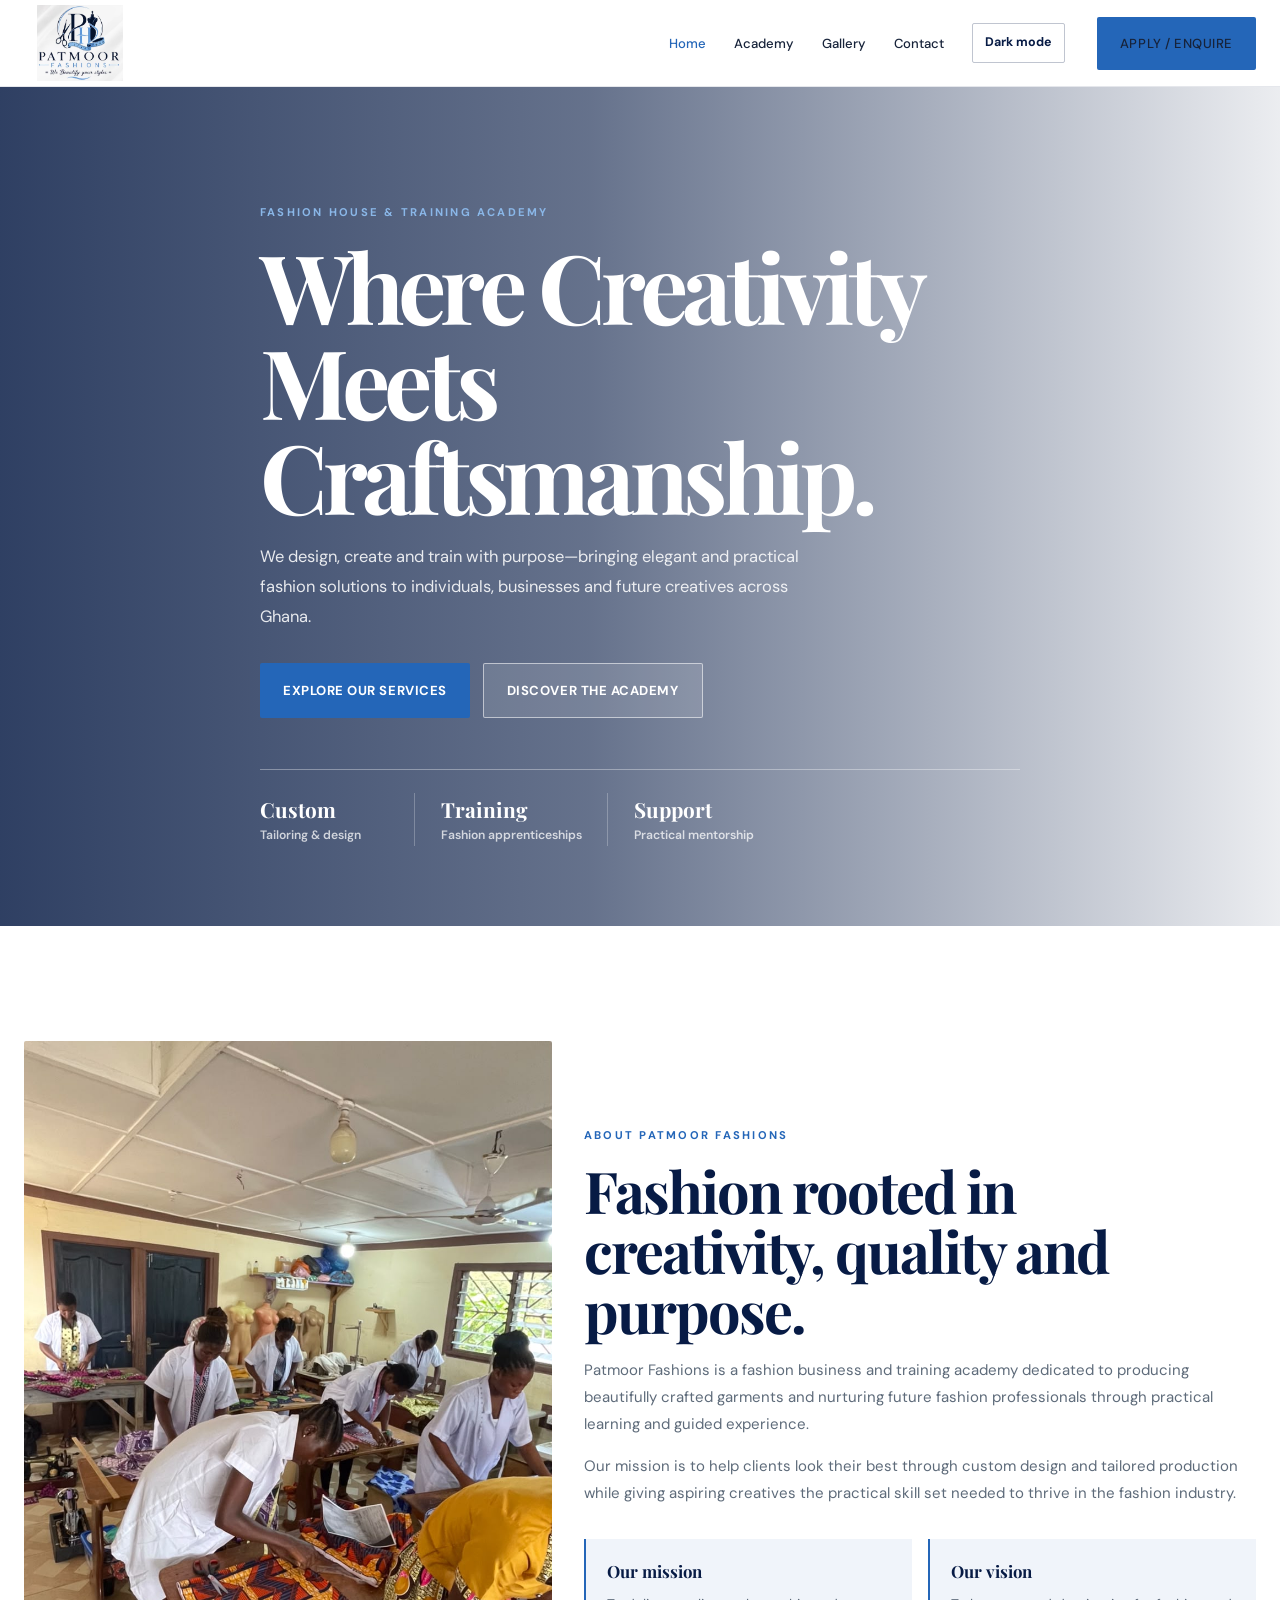
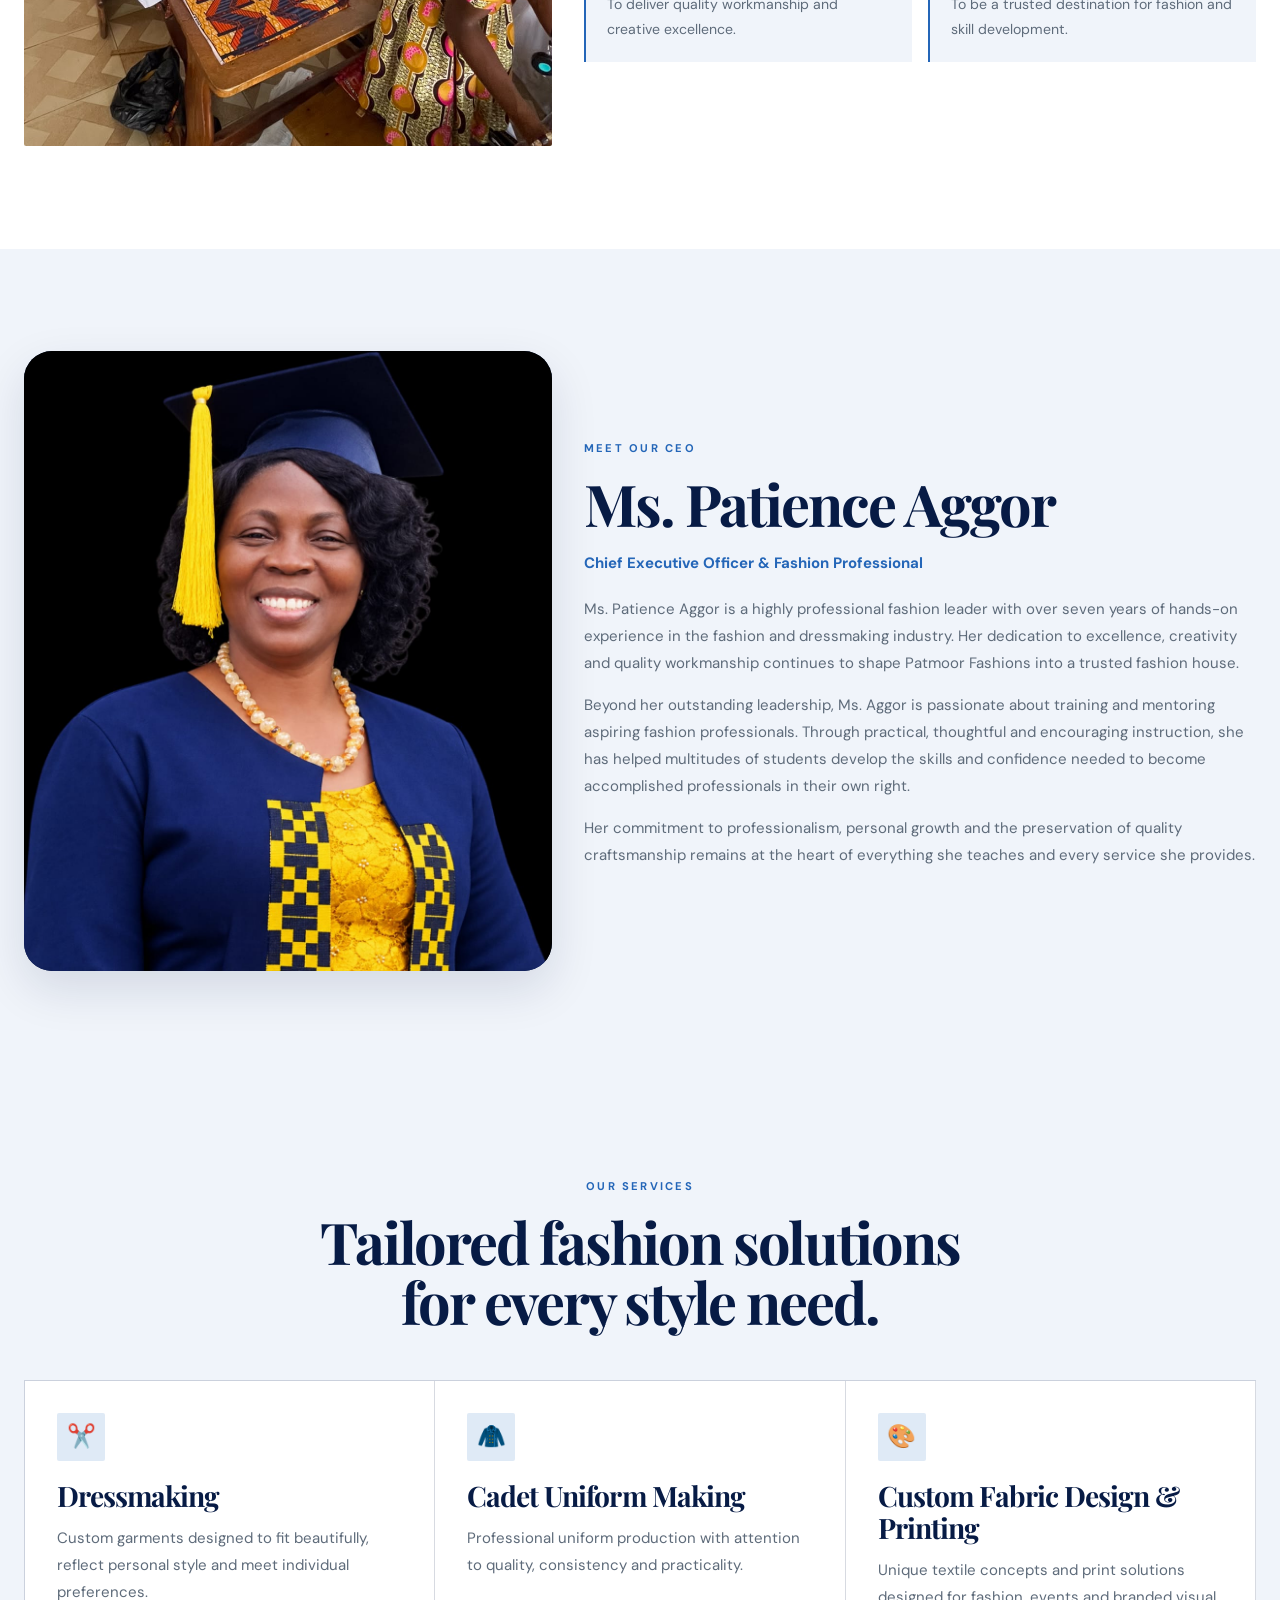
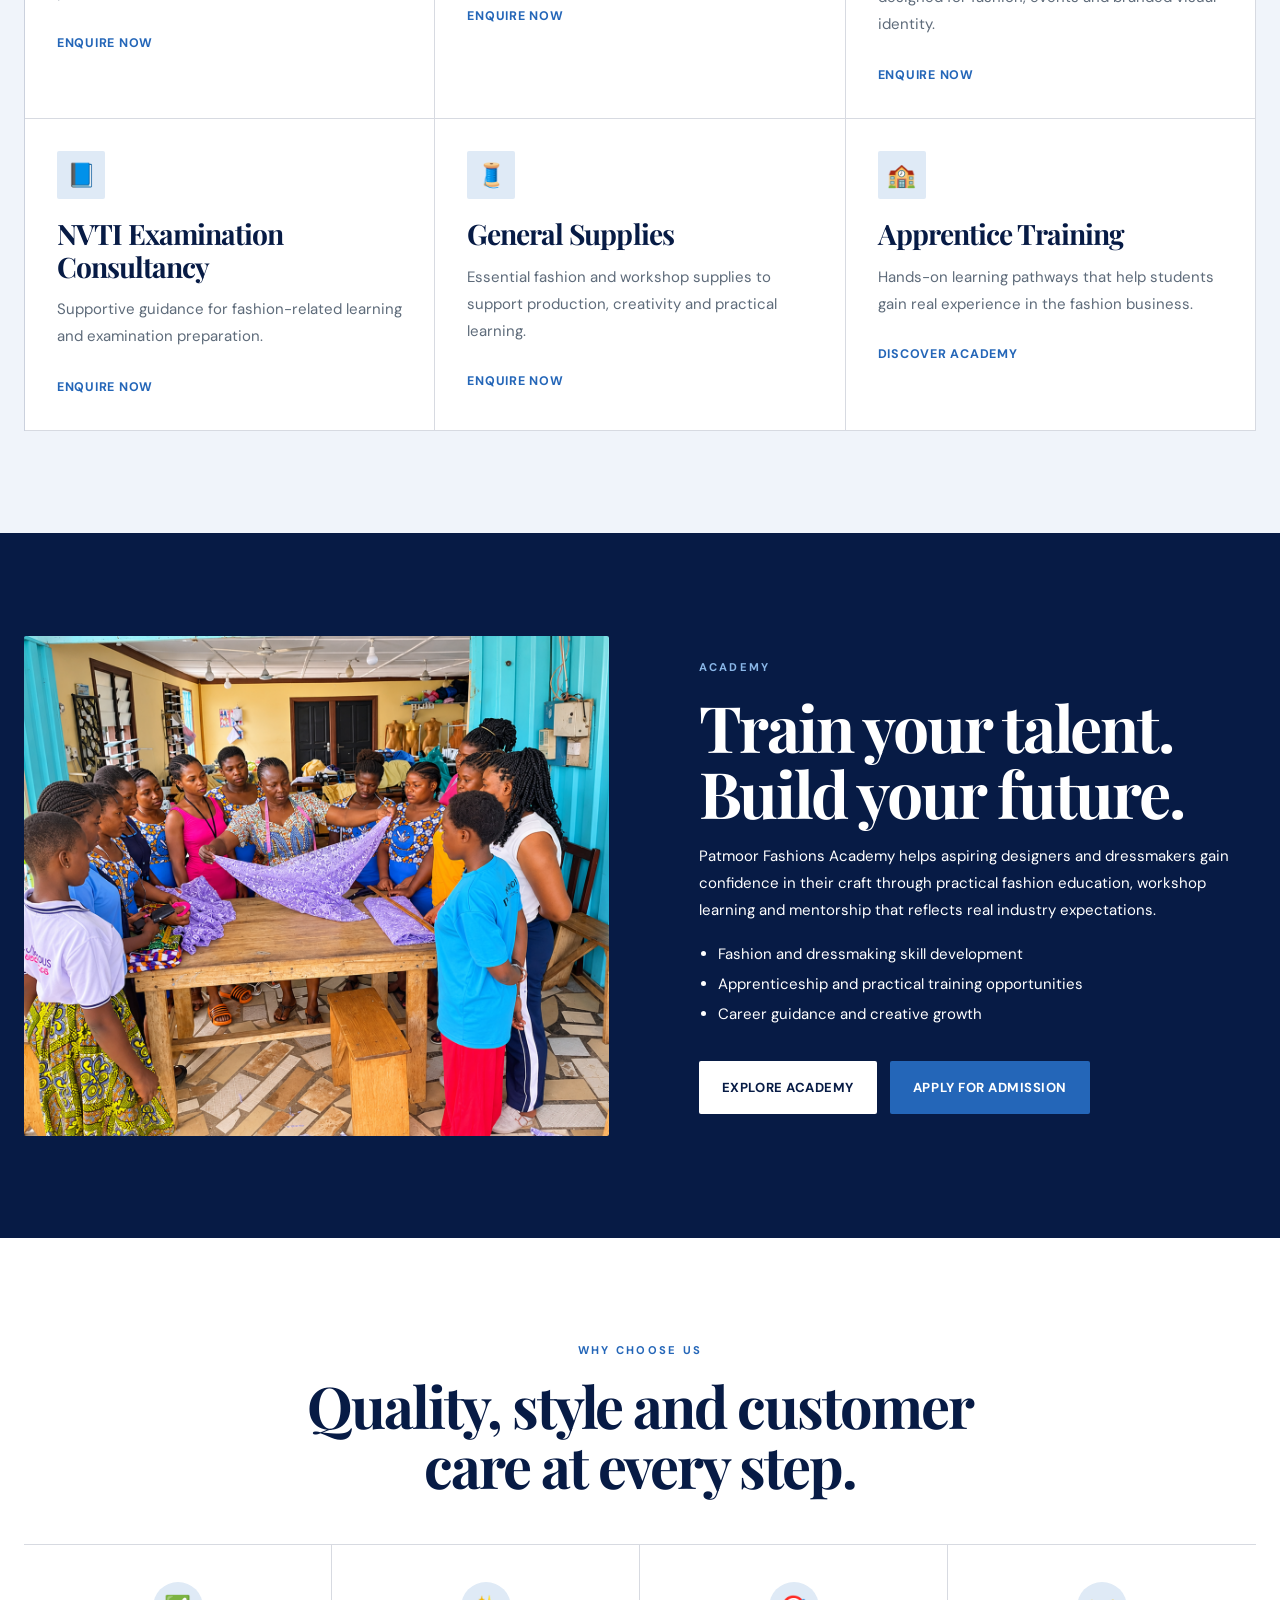
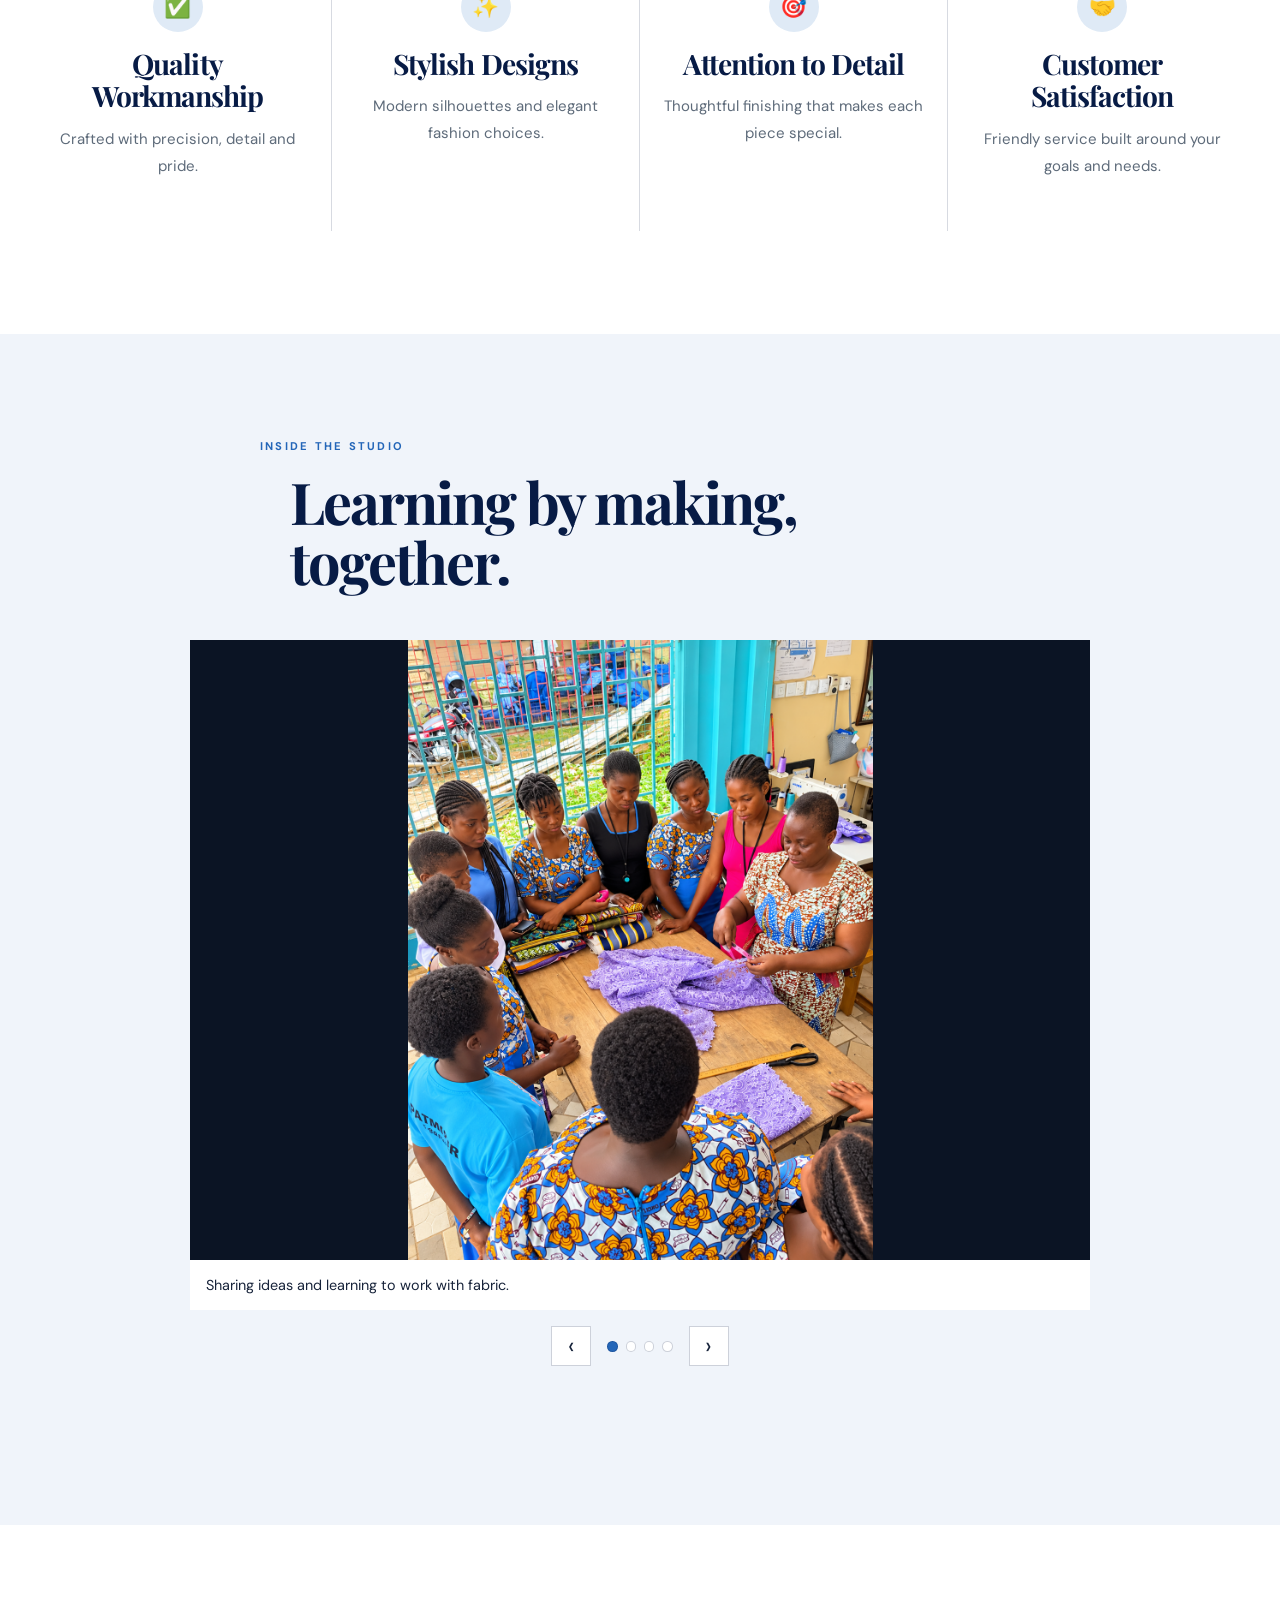
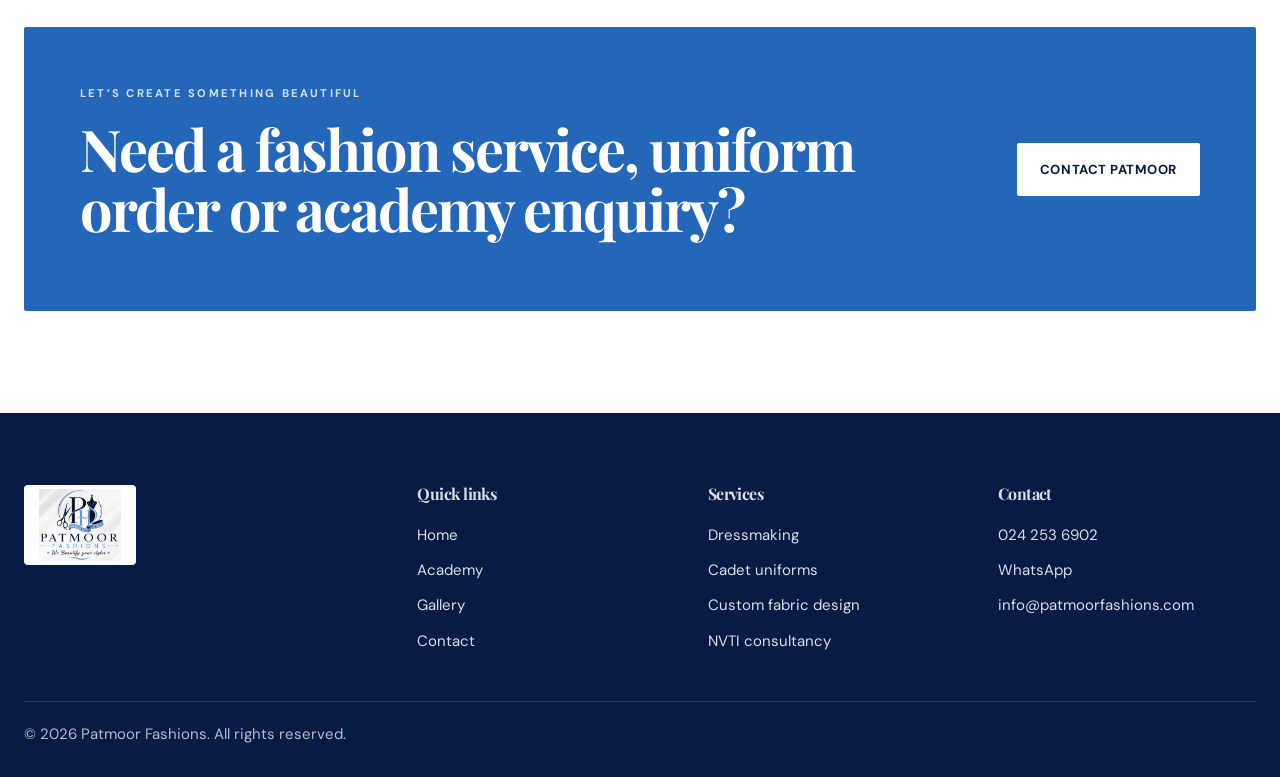
<file: patmoor fashion institute/index.html>
<!DOCTYPE html>
<html lang="en">
  <head>
    <meta charset="UTF-8" />
    <meta name="viewport" content="width=device-width, initial-scale=1.0" />
    <meta
      name="description"
      content="Patmoor Fashions is a modern fashion house and training academy offering dressmaking, custom fabric design and practical fashion education in Ghana."
    />
    <title>Patmoor Fashions | Fashion House & Training Academy</title>
    <link rel="preconnect" href="https://fonts.googleapis.com" />
    <link rel="preconnect" href="https://fonts.gstatic.com" crossorigin />
    <link
      href="https://fonts.googleapis.com/css2?family=DM+Sans:wght@400;500;700&family=Playfair+Display:wght@600;700;800&display=swap"
      rel="stylesheet"
    />
    <script>
      const savedTheme = localStorage.getItem("patmoor-theme");
      if (savedTheme === "dark" || savedTheme === "light") {
        document.documentElement.dataset.theme = savedTheme;
      }
    </script>
    <link rel="icon" type="image/png" href="patmoor_fashions_logo1.png" />
    <link rel="stylesheet" href="css/style.css" />
  </head>
  <body>
    <header class="site-header">
      <div class="container nav-wrap">
        <a class="brand" href="index.html" aria-label="Patmoor Fashions home">
          <img class="brand-logo" src="patmoor_fashions_logo1.png" alt="Patmoor Fashions — We Beautify Your Styles." />
        </a>

        <button class="nav-toggle" type="button" aria-label="Toggle navigation" aria-expanded="false">
          <span></span>
          <span></span>
          <span></span>
        </button>

        <nav class="site-nav" aria-label="Main navigation">
          <a href="index.html" class="active">Home</a>
          <a href="academy.html">Academy</a>
          <a href="gallery.html">Gallery</a>
          <a href="contact.html">Contact</a>
          <button class="theme-toggle" type="button" aria-pressed="false">Dark mode</button>
          <a class="btn btn-primary nav-cta" href="academy.html#admissions">Apply / Enquire</a>
        </nav>
      </div>
    </header>

    <main>
      <section class="hero">
        <div class="container hero-content">
          <span class="eyebrow">Fashion House &amp; Training Academy</span>
          <h1>Where Creativity Meets Craftsmanship.</h1>
          <p>
            We design, create and train with purpose—bringing elegant and practical fashion solutions to individuals, businesses and future
            creatives across Ghana.
          </p>
          <div class="hero-actions">
            <a class="btn btn-primary" href="#services">Explore Our Services</a>
            <a class="btn btn-secondary" href="academy.html">Discover the Academy</a>
          </div>

          <ul class="hero-stats">
            <li><strong>Custom</strong> Tailoring &amp; design</li>
            <li><strong>Training</strong> Fashion apprenticeships</li>
            <li><strong>Support</strong> Practical mentorship</li>
          </ul>
        </div>
      </section>

      <section class="section about-section">
        <div class="container two-column">
          <div class="about-photo">
            <img
              src="image 1.jpeg"
              alt="Students working with colourful fabric in the Patmoor Fashions workshop"
            />
          </div>

          <div>
            <p class="section-tag">About Patmoor Fashions</p>
            <h2>Fashion rooted in creativity, quality and purpose.</h2>
            <p>
              Patmoor Fashions is a fashion business and training academy dedicated to producing beautifully crafted garments and nurturing
              future fashion professionals through practical learning and guided experience.
            </p>
            <p>
              Our mission is to help clients look their best through custom design and tailored production while giving aspiring creatives the
              practical skill set needed to thrive in the fashion industry.
            </p>

            <div class="about-points">
              <div class="point">
                <strong>Our mission</strong>
                <p>To deliver quality workmanship and creative excellence.</p>
              </div>
              <div class="point">
                <strong>Our vision</strong>
                <p>To be a trusted destination for fashion and skill development.</p>
              </div>
            </div>
          </div>
        </div>
      </section>

      <section class="section section-soft ceo-section" id="ceo">
        <div class="container two-column">
          <div class="ceo-photo">
            <img
              src="CEO 1.jpeg"
              alt="Ms. Patience Aggor, Chief Executive Officer of Patmoor Fashions"
            />
          </div>

          <div class="ceo-content">
            <p class="section-tag">Meet our CEO</p>
            <h2>Ms. Patience Aggor</h2>
            <p class="ceo-role">Chief Executive Officer &amp; Fashion Professional</p>
            <p>
              Ms. Patience Aggor is a highly professional fashion leader with over seven years of hands-on
              experience in the fashion and dressmaking industry. Her dedication to excellence, creativity
              and quality workmanship continues to shape Patmoor Fashions into a trusted fashion house.
            </p>
            <p>
              Beyond her outstanding leadership, Ms. Aggor is passionate about training and mentoring aspiring
              fashion professionals. Through practical, thoughtful and encouraging instruction, she has helped
              multitudes of students develop the skills and confidence needed to become accomplished professionals
              in their own right.
            </p>
            <p>
              Her commitment to professionalism, personal growth and the preservation of quality craftsmanship
              remains at the heart of everything she teaches and every service she provides.
            </p>
          </div>
        </div>
      </section>

      <section class="section section-soft" id="services">
        <div class="container">
          <div class="section-heading center">
            <p class="section-tag">Our services</p>
            <h2>Tailored fashion solutions for every style need.</h2>
          </div>

          <div class="services-grid">
            <article class="service-card">
              <div class="icon-box">✂️</div>
              <h3>Dressmaking</h3>
              <p>Custom garments designed to fit beautifully, reflect personal style and meet individual preferences.</p>
              <a href="contact.html" class="meta-link">Enquire now</a>
            </article>

            <article class="service-card">
              <div class="icon-box">🧥</div>
              <h3>Cadet Uniform Making</h3>
              <p>Professional uniform production with attention to quality, consistency and practicality.</p>
              <a href="contact.html" class="meta-link">Enquire now</a>
            </article>

            <article class="service-card">
              <div class="icon-box">🎨</div>
              <h3>Custom Fabric Design &amp; Printing</h3>
              <p>Unique textile concepts and print solutions designed for fashion, events and branded visual identity.</p>
              <a href="contact.html" class="meta-link">Enquire now</a>
            </article>

            <article class="service-card">
              <div class="icon-box">📘</div>
              <h3>NVTI Examination Consultancy</h3>
              <p>Supportive guidance for fashion-related learning and examination preparation.</p>
              <a href="contact.html" class="meta-link">Enquire now</a>
            </article>

            <article class="service-card">
              <div class="icon-box">🧵</div>
              <h3>General Supplies</h3>
              <p>Essential fashion and workshop supplies to support production, creativity and practical learning.</p>
              <a href="contact.html" class="meta-link">Enquire now</a>
            </article>

            <article class="service-card">
              <div class="icon-box">🏫</div>
              <h3>Apprentice Training</h3>
              <p>Hands-on learning pathways that help students gain real experience in the fashion business.</p>
              <a href="academy.html" class="meta-link">Discover academy</a>
            </article>
          </div>
        </div>
      </section>

      <section class="section academy-promo">
        <div class="container promo-grid">
          <div class="promo-image">
            <img
              src="image 2.png"
              alt="A fashion instructor guiding students as they examine fabric"
            />
          </div>

          <div>
            <p class="section-tag">Academy</p>
            <h2>Train your talent. Build your future.</h2>
            <p>
              Patmoor Fashions Academy helps aspiring designers and dressmakers gain confidence in their craft through practical fashion education,
              workshop learning and mentorship that reflects real industry expectations.
            </p>
            <ul>
              <li>Fashion and dressmaking skill development</li>
              <li>Apprenticeship and practical training opportunities</li>
              <li>Career guidance and creative growth</li>
            </ul>
            <div class="hero-actions">
              <a class="btn btn-light" href="academy.html">Explore Academy</a>
              <a class="btn btn-primary" href="academy.html#admissions">Apply for Admission</a>
            </div>
          </div>
        </div>
      </section>

      <section class="section">
        <div class="container">
          <div class="section-heading center">
            <p class="section-tag">Why choose us</p>
            <h2>Quality, style and customer care at every step.</h2>
          </div>

          <div class="reason-grid">
            <article class="reason-card">
              <div class="reason-icon">✅</div>
              <h3>Quality Workmanship</h3>
              <p>Crafted with precision, detail and pride.</p>
            </article>

            <article class="reason-card">
              <div class="reason-icon">✨</div>
              <h3>Stylish Designs</h3>
              <p>Modern silhouettes and elegant fashion choices.</p>
            </article>

            <article class="reason-card">
              <div class="reason-icon">🎯</div>
              <h3>Attention to Detail</h3>
              <p>Thoughtful finishing that makes each piece special.</p>
            </article>

            <article class="reason-card">
              <div class="reason-icon">🤝</div>
              <h3>Customer Satisfaction</h3>
              <p>Friendly service built around your goals and needs.</p>
            </article>
          </div>
        </div>
      </section>

      <section class="section section-soft studio-showcase">
        <div class="container">
          <div class="section-heading">
            <p class="section-tag">Inside the studio</p>
            <h2>Learning by making, together.</h2>
          </div>
          <div class="media-carousel" data-carousel aria-label="Patmoor Fashions studio photos">
            <div class="carousel-viewport">
              <figure class="carousel-slide">
                <img src="image 3.png" alt="Students and instructor reviewing fabric together in the workshop" />
                <figcaption>Sharing ideas and learning to work with fabric.</figcaption>
              </figure>
              <figure class="carousel-slide" hidden>
                <img src="image 3.0.png" alt="Fashion students gathered around a worktable during a lesson" />
                <figcaption>Practical lessons around the worktable.</figcaption>
              </figure>
              <figure class="carousel-slide" hidden>
                <img src="image 4.jpeg" alt="Students cutting patterned fabric during a tailoring lesson" />
                <figcaption>Building confidence through hands-on practice.</figcaption>
              </figure>
              <figure class="carousel-slide" hidden>
                <img src="imaage 5.jpeg" alt="Student sewing a garment at a workshop sewing machine" />
                <figcaption>Developing garment-making skills at the machine.</figcaption>
              </figure>
            </div>
            <div class="carousel-controls">
              <button class="carousel-arrow" type="button" data-carousel-prev aria-label="Previous studio photo">‹</button>
              <div class="carousel-dots" data-carousel-dots aria-label="Choose a studio photo"></div>
              <button class="carousel-arrow" type="button" data-carousel-next aria-label="Next studio photo">›</button>
            </div>
          </div>
        </div>
      </section>

      <section class="section cta-strip">
        <div class="container cta-box">
          <div>
            <p class="section-tag light">Let’s create something beautiful</p>
            <h2>Need a fashion service, uniform order or academy enquiry?</h2>
          </div>
          <a class="btn btn-light" href="contact.html">Contact Patmoor</a>
        </div>
      </section>
    </main>

    <footer class="site-footer">
      <div class="container footer-grid">
        <div>
          <a class="brand footer-brand" href="index.html">
            <img class="brand-logo" src="patmoor_fashions_logo1.png" alt="Patmoor Fashions — We Beautify Your Styles." />
          </a>
        </div>
        <div>
          <h4>Quick links</h4>
          <ul>
            <li><a href="index.html">Home</a></li>
            <li><a href="academy.html">Academy</a></li>
            <li><a href="gallery.html">Gallery</a></li>
            <li><a href="contact.html">Contact</a></li>
          </ul>
        </div>
        <div>
          <h4>Services</h4>
          <ul>
            <li><a href="#services">Dressmaking</a></li>
            <li><a href="#services">Cadet uniforms</a></li>
            <li><a href="#services">Custom fabric design</a></li>
            <li><a href="#services">NVTI consultancy</a></li>
          </ul>
        </div>
        <div>
          <h4>Contact</h4>
          <ul>
            <li><a href="tel:+233242536902">024 253 6902</a></li>
            <li><a href="https://wa.me/233242536902" target="_blank" rel="noreferrer">WhatsApp</a></li>
            <li><a href="mailto:info@patmoorfashions.com">info@patmoorfashions.com</a></li>
          </ul>
        </div>
      </div>
      <div class="container footer-bottom">
        <p>© <span id="year"></span> Patmoor Fashions. All rights reserved.</p>
      </div>
    </footer>

    <script src="js/script.js"></script>
  </body>
</html>
</file>
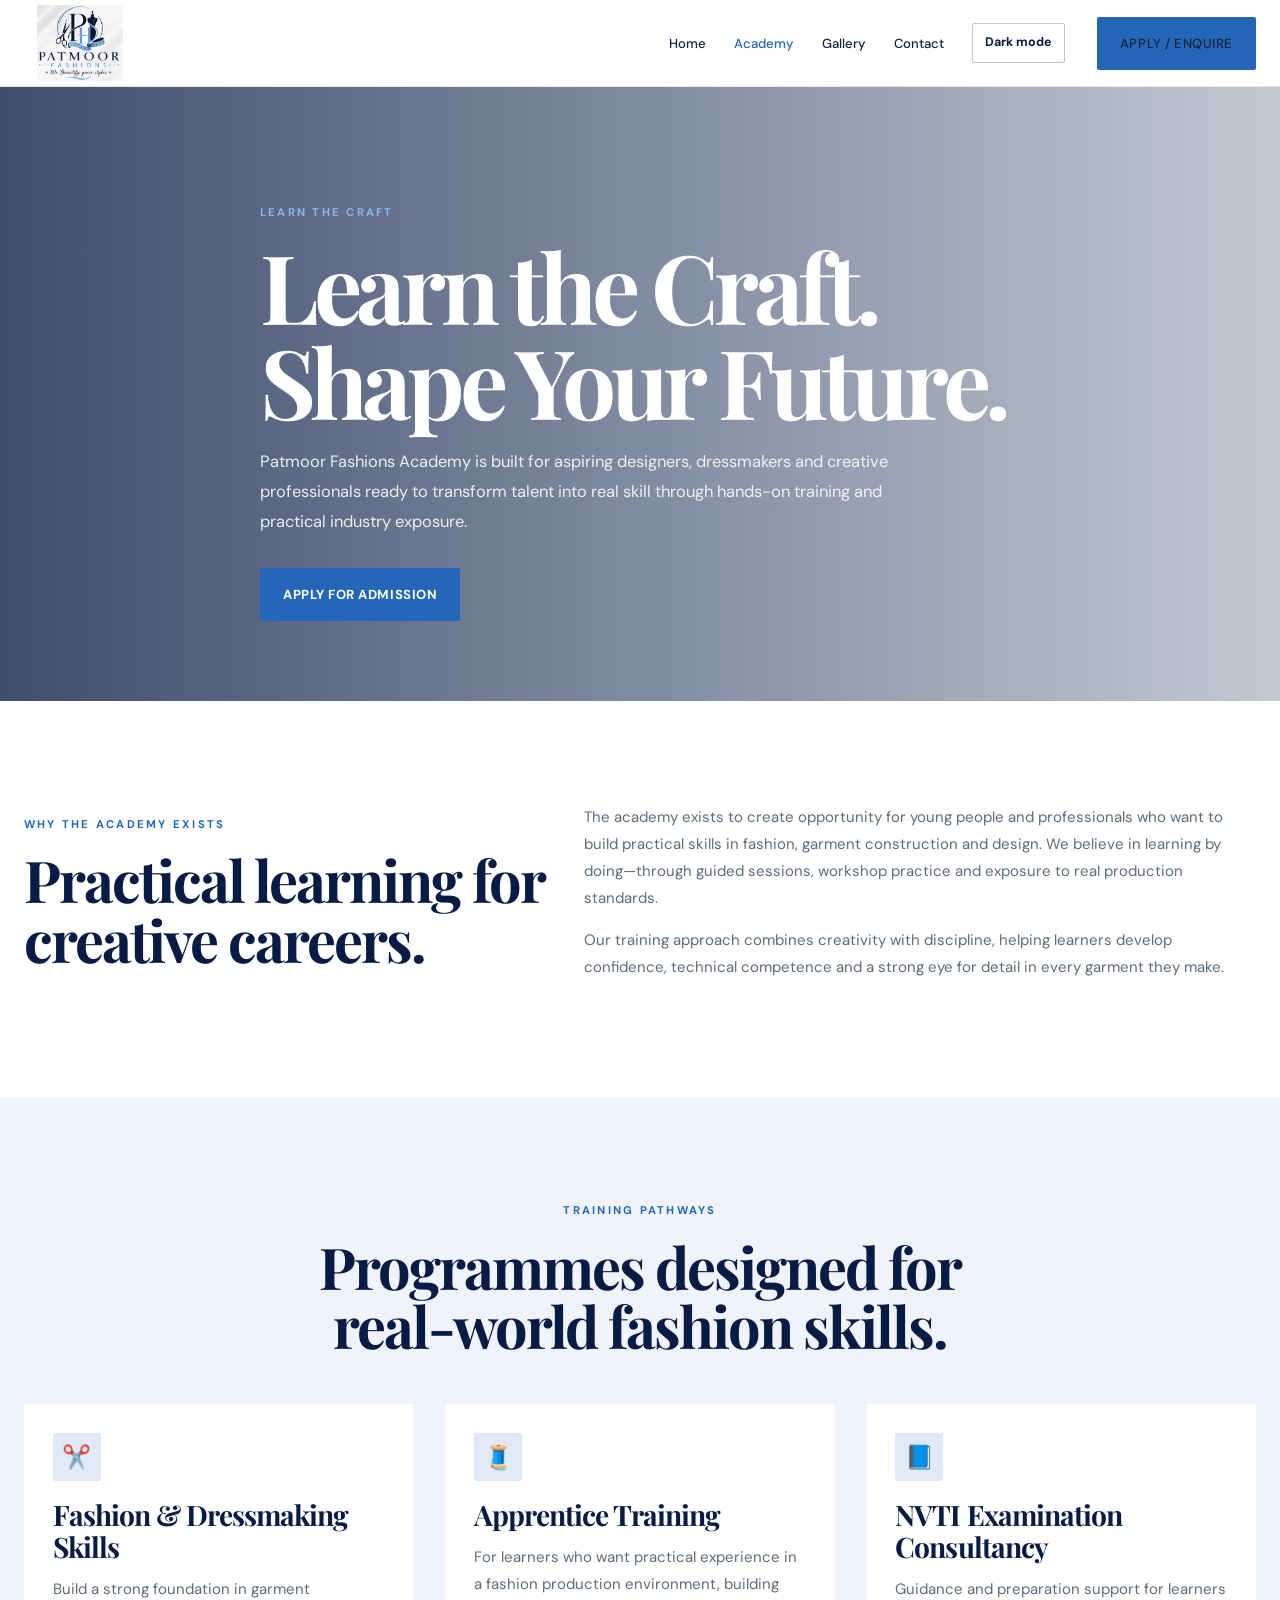
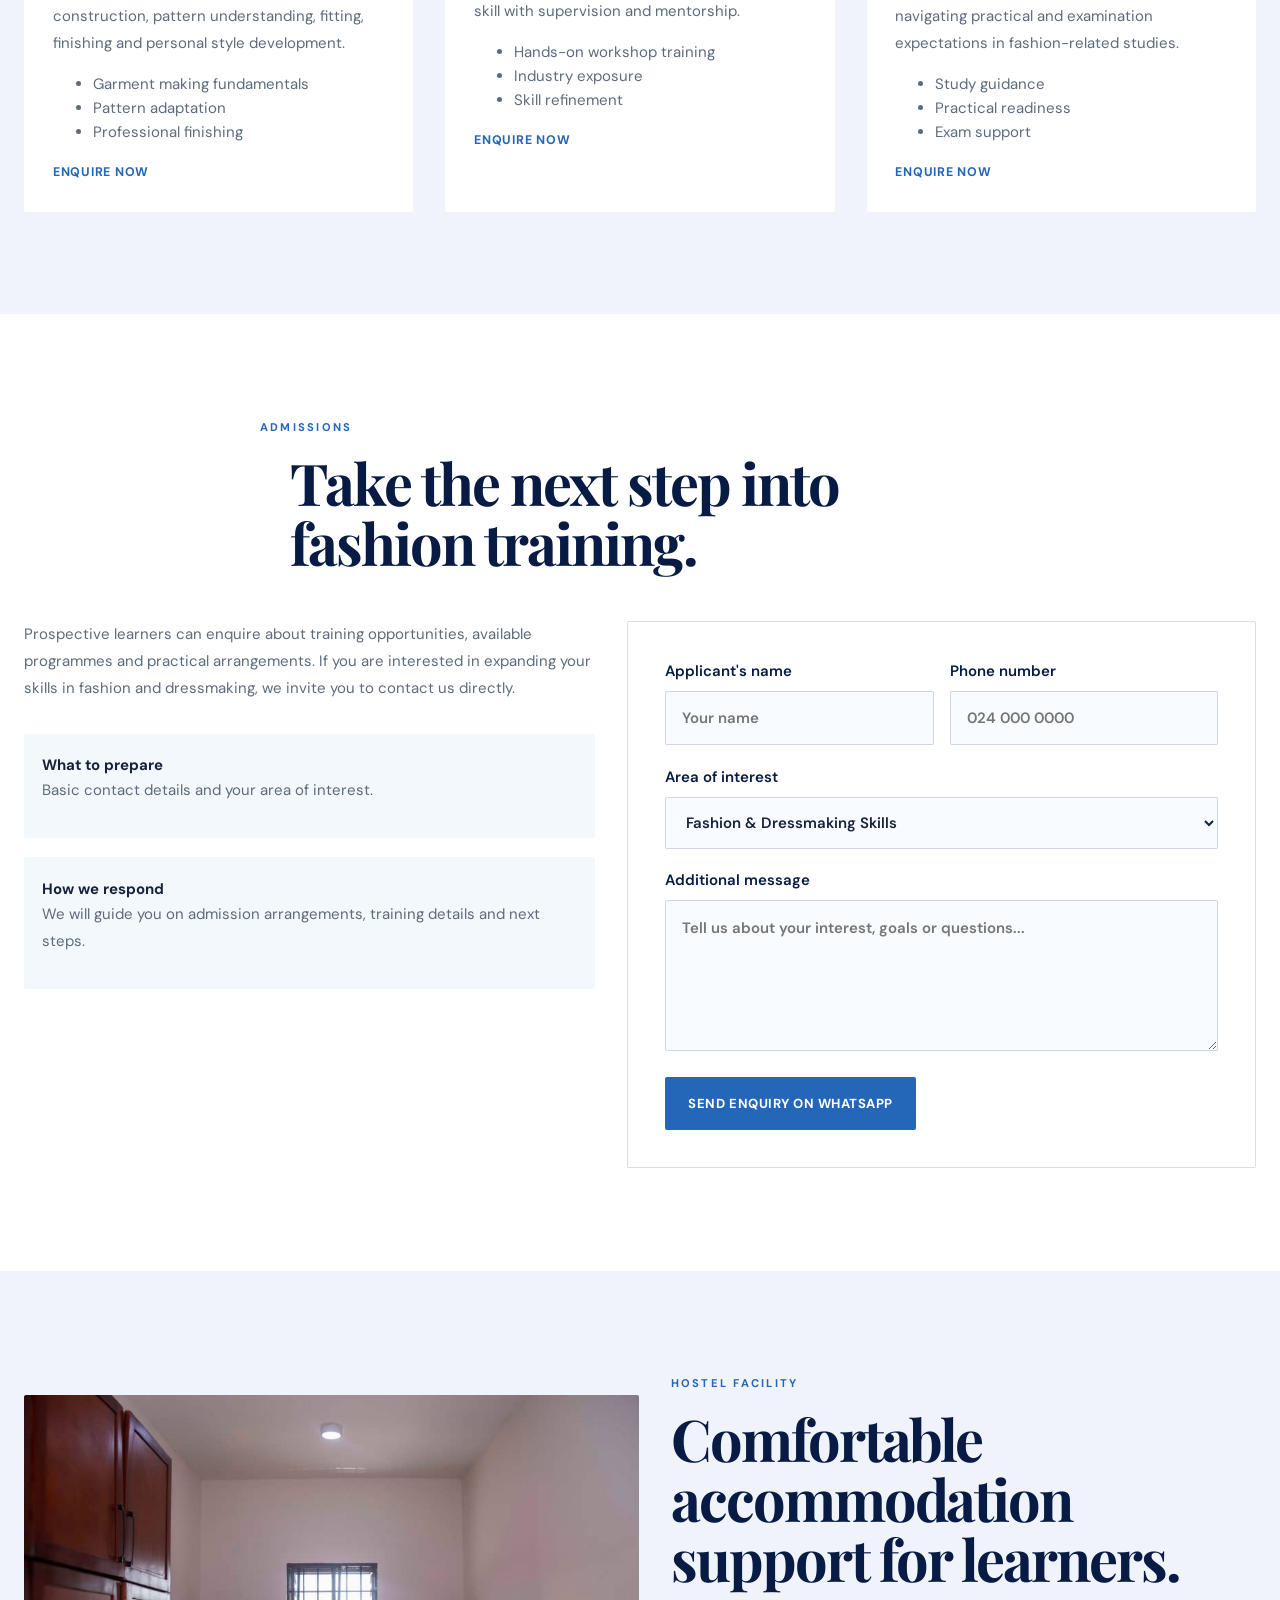
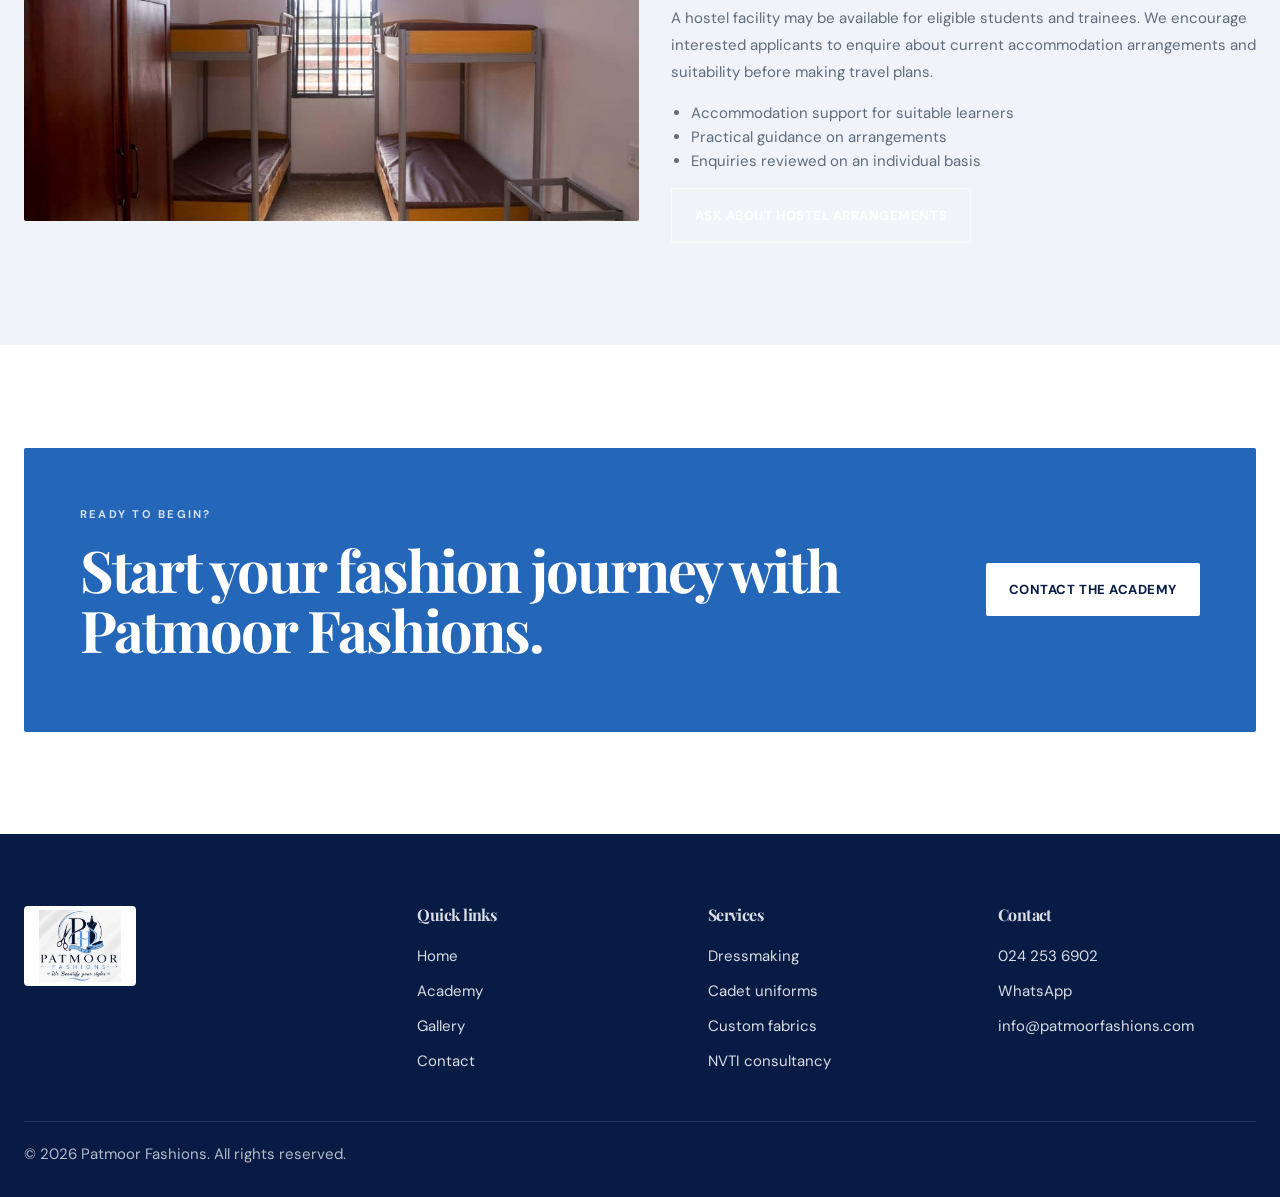
<file: patmoor fashion institute/academy.html>
<!DOCTYPE html>
<html lang="en">
  <head>
    <meta charset="UTF-8" />
    <meta name="viewport" content="width=device-width, initial-scale=1.0" />
    <meta
      name="description"
      content="Patmoor Fashions Academy offers practical fashion training, dressmaking skills, apprenticeship opportunities and NVTI guidance."
    />
    <title>Academy | Patmoor Fashions</title>
    <link rel="preconnect" href="https://fonts.googleapis.com" />
    <link rel="preconnect" href="https://fonts.gstatic.com" crossorigin />
    <link
      href="https://fonts.googleapis.com/css2?family=DM+Sans:wght@400;500;700&family=Playfair+Display:wght@600;700;800&display=swap"
      rel="stylesheet"
    />
    <script>
      const savedTheme = localStorage.getItem("patmoor-theme");
      if (savedTheme === "dark" || savedTheme === "light") {
        document.documentElement.dataset.theme = savedTheme;
      }
    </script>
    <link rel="icon" type="image/png" href="patmoor_fashions_logo1.png" />
    <link rel="stylesheet" href="css/style.css" />
  </head>
  <body>
    <header class="site-header">
      <div class="container nav-wrap">
        <a class="brand" href="index.html" aria-label="Patmoor Fashions home">
          <img class="brand-logo" src="patmoor_fashions_logo1.png" alt="Patmoor Fashions — We Beautify Your Styles." />
        </a>

        <button class="nav-toggle" type="button" aria-label="Toggle navigation" aria-expanded="false">
          <span></span>
          <span></span>
          <span></span>
        </button>

        <nav class="site-nav" aria-label="Main navigation">
          <a href="index.html">Home</a>
          <a href="academy.html" class="active">Academy</a>
          <a href="gallery.html">Gallery</a>
          <a href="contact.html">Contact</a>
          <button class="theme-toggle" type="button" aria-pressed="false">Dark mode</button>
          <a class="btn btn-primary nav-cta" href="#admissions">Apply / Enquire</a>
        </nav>
      </div>
    </header>

    <main>
      <section class="page-hero academy-hero">
        <div class="page-hero-overlay"></div>
        <div class="container hero-content">
          <span class="eyebrow">Learn the craft</span>
          <h1>Learn the Craft. Shape Your Future.</h1>
          <p>
            Patmoor Fashions Academy is built for aspiring designers, dressmakers and creative professionals ready to transform
            talent into real skill through hands-on training and practical industry exposure.
          </p>
          <div class="hero-actions">
            <a class="btn btn-primary" href="#admissions">Apply for Admission</a>
          </div>
        </div>
      </section>

      <section class="section intro-block">
        <div class="container two-column">
          <div>
            <p class="section-tag">Why the academy exists</p>
            <h2>Practical learning for creative careers.</h2>
          </div>
          <div>
            <p>
              The academy exists to create opportunity for young people and professionals who want to build practical skills in fashion,
              garment construction and design. We believe in learning by doing—through guided sessions, workshop practice and exposure to
              real production standards.
            </p>
            <p>
              Our training approach combines creativity with discipline, helping learners develop confidence, technical competence and a strong
              eye for detail in every garment they make.
            </p>
          </div>
        </div>
      </section>

      <section class="section section-soft">
        <div class="container">
          <div class="section-heading center">
            <p class="section-tag">Training pathways</p>
            <h2>Programmes designed for real-world fashion skills.</h2>
          </div>

          <div class="card-grid three-up">
            <article class="info-card">
              <div class="icon-wrap">✂️</div>
              <h3>Fashion & Dressmaking Skills</h3>
              <p>
                Build a strong foundation in garment construction, pattern understanding, fitting, finishing and personal style development.
              </p>
              <ul>
                <li>Garment making fundamentals</li>
                <li>Pattern adaptation</li>
                <li>Professional finishing</li>
              </ul>
              <a href="#admissions" class="text-link">Enquire now</a>
            </article>

            <article class="info-card">
              <div class="icon-wrap">🧵</div>
              <h3>Apprentice Training</h3>
              <p>
                For learners who want practical experience in a fashion production environment, building skill with supervision and mentorship.
              </p>
              <ul>
                <li>Hands-on workshop training</li>
                <li>Industry exposure</li>
                <li>Skill refinement</li>
              </ul>
              <a href="#admissions" class="text-link">Enquire now</a>
            </article>

            <article class="info-card">
              <div class="icon-wrap">📘</div>
              <h3>NVTI Examination Consultancy</h3>
              <p>
                Guidance and preparation support for learners navigating practical and examination expectations in fashion-related studies.
              </p>
              <ul>
                <li>Study guidance</li>
                <li>Practical readiness</li>
                <li>Exam support</li>
              </ul>
              <a href="#admissions" class="text-link">Enquire now</a>
            </article>
          </div>
        </div>
      </section>

      <section class="section">
        <div class="container">
          <div class="section-heading">
            <p class="section-tag">Admissions</p>
            <h2>Take the next step into fashion training.</h2>
          </div>

          <div class="admission-layout" id="admissions">
            <div class="admission-copy">
              <p>
                Prospective learners can enquire about training opportunities, available programmes and practical arrangements. If you are
                interested in expanding your skills in fashion and dressmaking, we invite you to contact us directly.
              </p>
              <div class="check-list">
                <div>
                  <strong>What to prepare</strong>
                  <p>Basic contact details and your area of interest.</p>
                </div>
                <div>
                  <strong>How we respond</strong>
                  <p>We will guide you on admission arrangements, training details and next steps.</p>
                </div>
              </div>
            </div>

            <form class="enquiry-form" data-whatsapp-form data-whatsapp-number="233242536902" data-title="Academy Admission Enquiry">
              <div class="field-row two-col">
                <label>
                  <span>Applicant's name</span>
                  <input type="text" name="name" placeholder="Your name" required />
                </label>
                <label>
                  <span>Phone number</span>
                  <input type="tel" name="phone" placeholder="024 000 0000" required />
                </label>
              </div>

              <label>
                <span>Area of interest</span>
                <select name="interest">
                  <option>Fashion & Dressmaking Skills</option>
                  <option>Apprentice Training</option>
                  <option>NVTI Examination Consultancy</option>
                  <option>General Enquiry</option>
                </select>
              </label>

              <label>
                <span>Additional message</span>
                <textarea name="message" rows="5" placeholder="Tell us about your interest, goals or questions..."></textarea>
              </label>

              <button type="submit" class="btn btn-primary">Send enquiry on WhatsApp</button>
            </form>
          </div>
        </div>
      </section>

      <section class="section section-soft hostel-section">
        <div class="container hostel-grid">
          <div class="hostel-image">
            <img
              src="hostel room 1.jpg"
              alt="Bunk beds in the student hostel"
            />
          </div>
          <div class="hostel-content">
            <p class="section-tag">Hostel facility</p>
            <h2>Comfortable accommodation support for learners.</h2>
            <p>
              A hostel facility may be available for eligible students and trainees. We encourage interested applicants to enquire about
              current accommodation arrangements and suitability before making travel plans.
            </p>
            <ul>
              <li>Accommodation support for suitable learners</li>
              <li>Practical guidance on arrangements</li>
              <li>Enquiries reviewed on an individual basis</li>
            </ul>
            <a class="btn btn-secondary" href="contact.html">Ask about hostel arrangements</a>
          </div>
        </div>
      </section>

      <section class="section cta-strip">
        <div class="container cta-box">
          <div>
            <p class="section-tag light">Ready to begin?</p>
            <h2>Start your fashion journey with Patmoor Fashions.</h2>
          </div>
          <a class="btn btn-light" href="contact.html">Contact the academy</a>
        </div>
      </section>
    </main>

    <footer class="site-footer">
      <div class="container footer-grid">
        <div>
          <a class="brand footer-brand" href="index.html">
            <img class="brand-logo" src="patmoor_fashions_logo1.png" alt="Patmoor Fashions — We Beautify Your Styles." />
          </a>
        </div>
        <div>
          <h4>Quick links</h4>
          <ul>
            <li><a href="index.html">Home</a></li>
            <li><a href="academy.html">Academy</a></li>
            <li><a href="gallery.html">Gallery</a></li>
            <li><a href="contact.html">Contact</a></li>
          </ul>
        </div>
        <div>
          <h4>Services</h4>
          <ul>
            <li><a href="index.html#services">Dressmaking</a></li>
            <li><a href="index.html#services">Cadet uniforms</a></li>
            <li><a href="index.html#services">Custom fabrics</a></li>
            <li><a href="index.html#services">NVTI consultancy</a></li>
          </ul>
        </div>
        <div>
          <h4>Contact</h4>
          <ul>
            <li><a href="tel:+233242536902">024 253 6902</a></li>
            <li><a href="https://wa.me/233242536902" target="_blank" rel="noreferrer">WhatsApp</a></li>
            <li><a href="mailto:info@patmoorfashions.com">info@patmoorfashions.com</a></li>
          </ul>
        </div>
      </div>
      <div class="container footer-bottom">
        <p>© <span id="year"></span> Patmoor Fashions. All rights reserved.</p>
      </div>
    </footer>

    <script src="js/script.js"></script>
  </body>
</html>
</file>
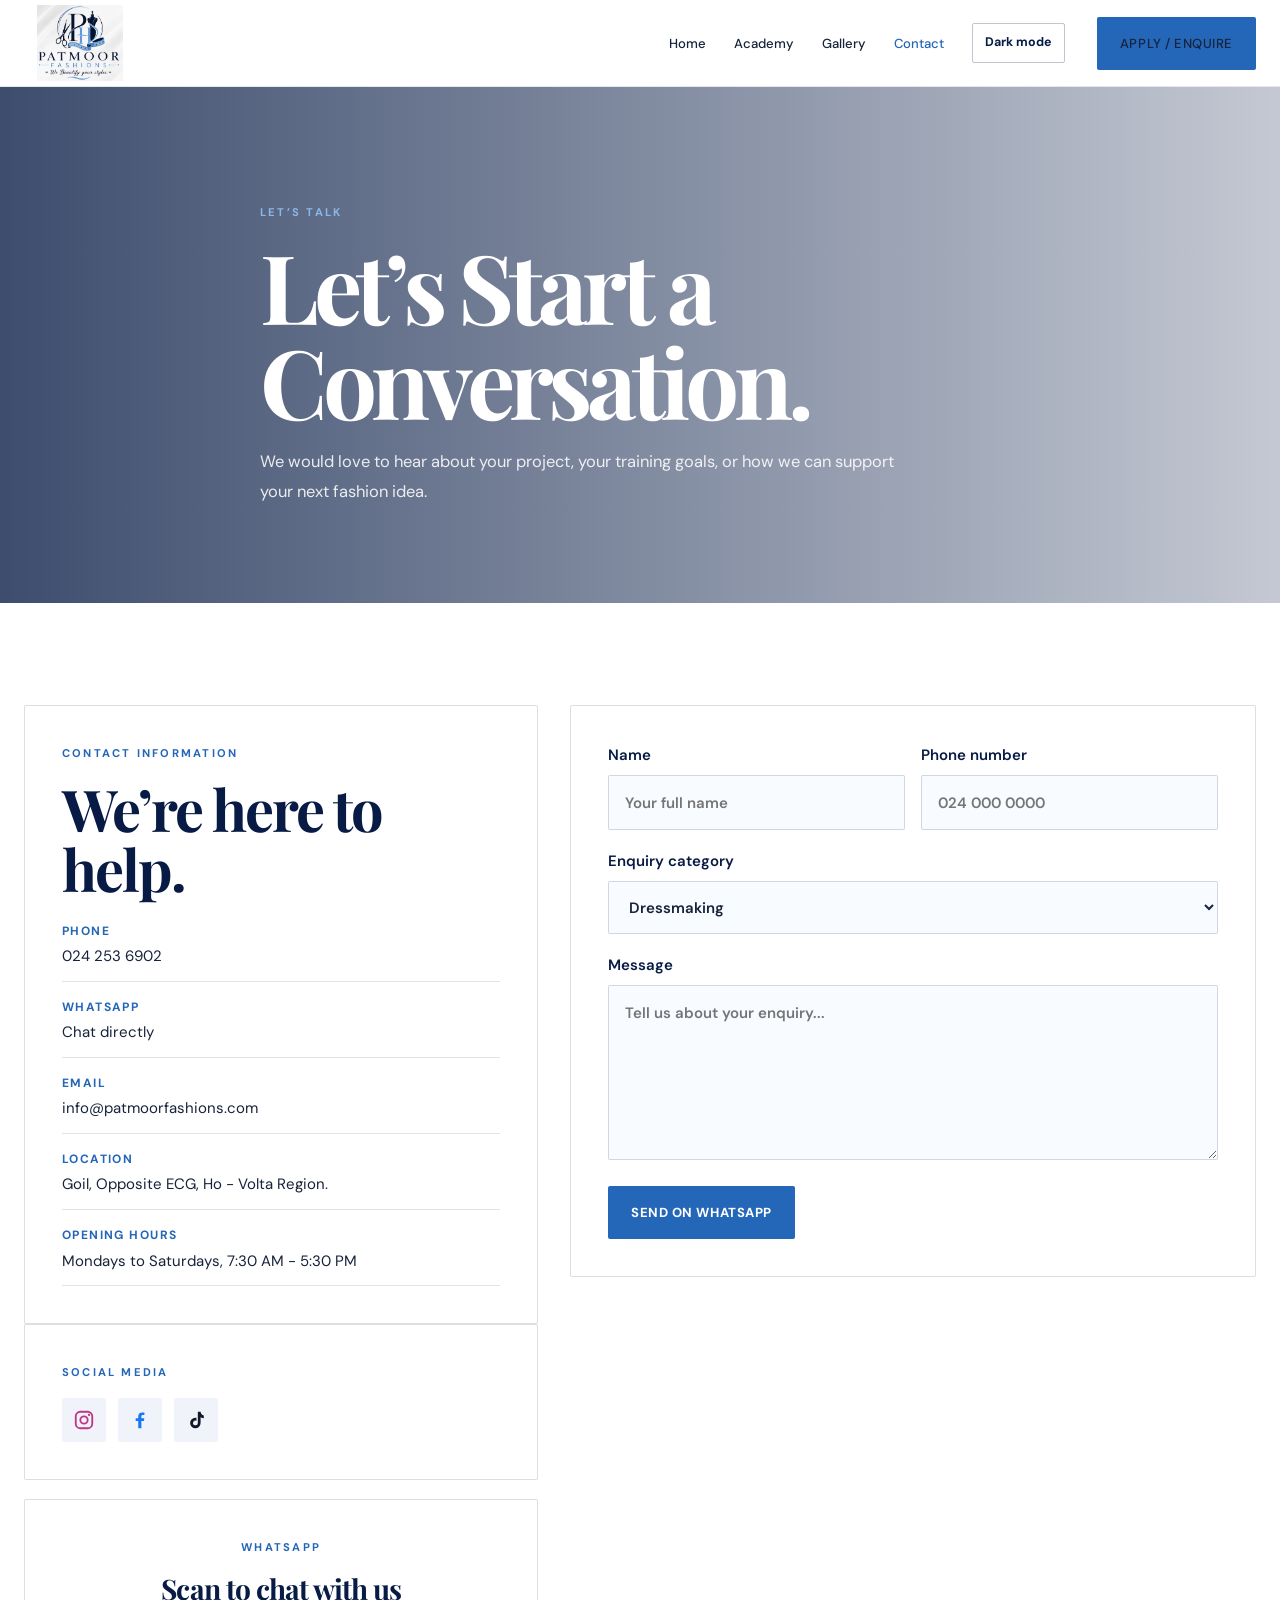
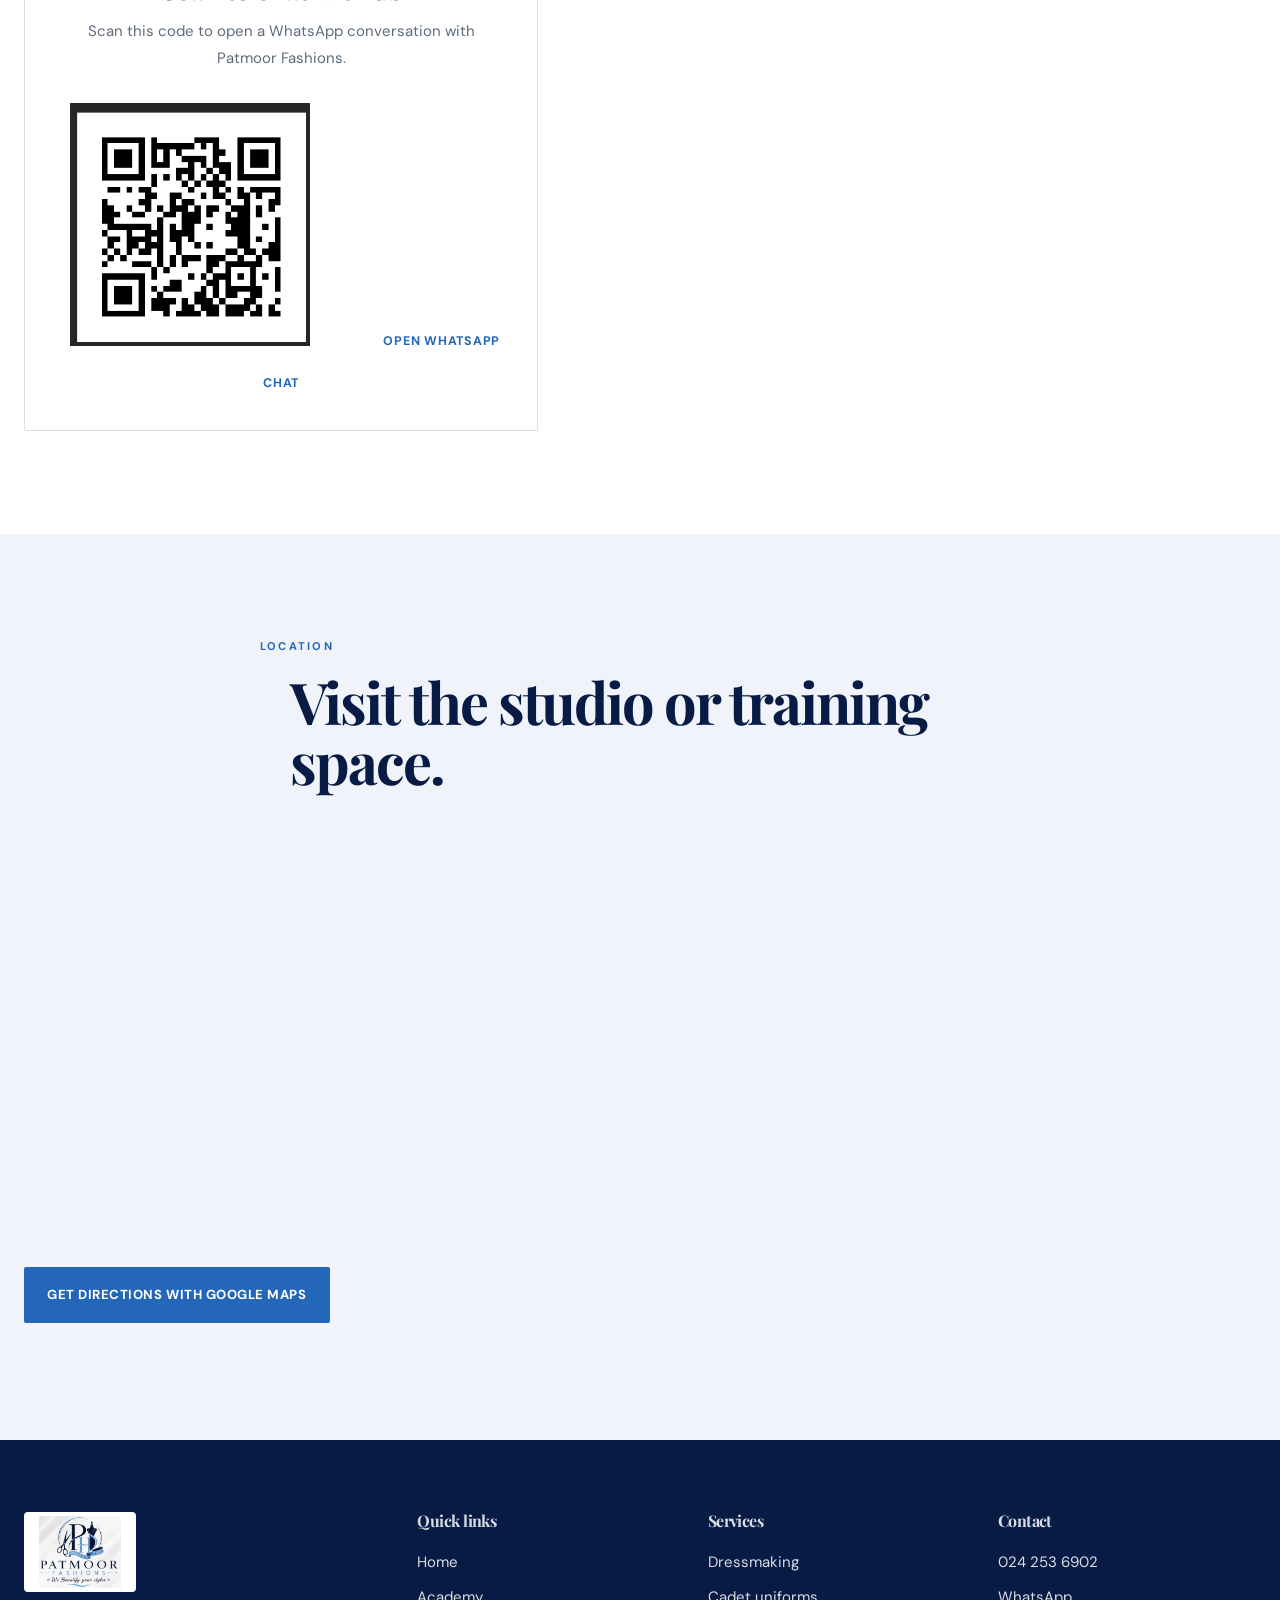
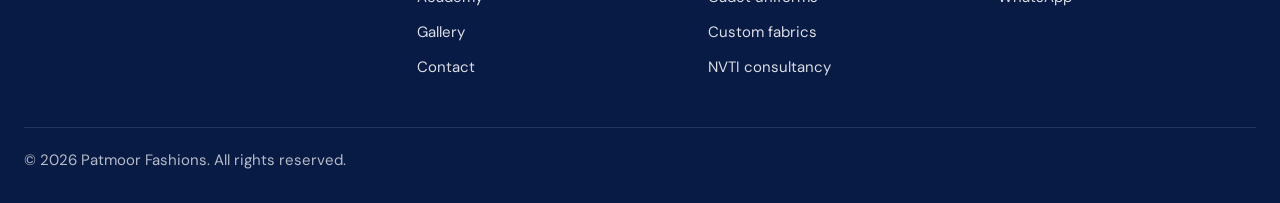
<file: patmoor fashion institute/contact.html>
<!DOCTYPE html>
<html lang="en">
  <head>
    <meta charset="UTF-8" />
    <meta name="viewport" content="width=device-width, initial-scale=1.0" />
    <meta
      name="description"
      content="Contact Patmoor Fashions for dressmaking services, custom fabric design, training enquiries and business partnerships."
    />
    <title>Contact | Patmoor Fashions</title>
    <link rel="preconnect" href="https://fonts.googleapis.com" />
    <link rel="preconnect" href="https://fonts.gstatic.com" crossorigin />
    <link
      href="https://fonts.googleapis.com/css2?family=DM+Sans:wght@400;500;700&family=Playfair+Display:wght@600;700;800&display=swap"
      rel="stylesheet"
    />
    <script>
      const savedTheme = localStorage.getItem("patmoor-theme");
      if (savedTheme === "dark" || savedTheme === "light") {
        document.documentElement.dataset.theme = savedTheme;
      }
    </script>
    <link rel="icon" type="image/png" href="patmoor_fashions_logo1.png" />
    <link rel="stylesheet" href="css/style.css" />
  </head>
  <body>
    <header class="site-header">
      <div class="container nav-wrap">
        <a class="brand" href="index.html" aria-label="Patmoor Fashions home">
          <img class="brand-logo" src="patmoor_fashions_logo1.png" alt="Patmoor Fashions — We Beautify Your Styles." />
        </a>

        <button class="nav-toggle" type="button" aria-label="Toggle navigation" aria-expanded="false">
          <span></span>
          <span></span>
          <span></span>
        </button>

        <nav class="site-nav" aria-label="Main navigation">
          <a href="index.html">Home</a>
          <a href="academy.html">Academy</a>
          <a href="gallery.html">Gallery</a>
          <a href="contact.html" class="active">Contact</a>
          <button class="theme-toggle" type="button" aria-pressed="false">Dark mode</button>
          <a class="btn btn-primary nav-cta" href="academy.html#admissions">Apply / Enquire</a>
        </nav>
      </div>
    </header>

    <main>
      <section class="page-hero contact-hero">
        <div class="page-hero-overlay"></div>
        <div class="container hero-content">
          <span class="eyebrow">Let’s talk</span>
          <h1>Let’s Start a Conversation.</h1>
          <p>
            We would love to hear about your project, your training goals, or how we can support your next fashion idea.
          </p>
        </div>
      </section>

      <section class="section">
        <div class="container contact-layout">
          <div class="contact-details">
            <div class="info-panel">
              <p class="section-tag">Contact information</p>
              <h2>We’re here to help.</h2>
              <ul class="contact-list">
                <li>
                  <span class="contact-label">Phone</span>
                  <a href="tel:+233242536902">024 253 6902</a>
                </li>
                <li>
                  <span class="contact-label">WhatsApp</span>
                  <a href="https://wa.me/233242536902" target="_blank" rel="noreferrer">Chat directly</a>
                </li>
                <li>
                  <span class="contact-label">Email</span>
                  <a href="mailto:info@patmoorfashions.com">info@patmoorfashions.com</a>
                </li>
                <li>
                  <span class="contact-label">Location</span>
                  <span>Goil, Opposite ECG, Ho - Volta Region.</span>
                </li>
                <li>
                  <span class="contact-label">Opening Hours</span>
                  <span>Mondays to Saturdays, 7:30 AM - 5:30 PM</span>
                </li>
              </ul>
            </div>

            <div class="social-panel">
              <p class="section-tag">Social media</p>
              <div class="social-links">
                <a class="social-instagram" href="#" aria-label="Instagram" title="Instagram" target="_blank" rel="noreferrer">
                  <svg class="social-icon" viewBox="0 0 24 24" aria-hidden="true" focusable="false">
                    <rect x="3" y="3" width="18" height="18" rx="5" fill="none" stroke="currentColor" stroke-width="2" />
                    <circle cx="12" cy="12" r="4" fill="none" stroke="currentColor" stroke-width="2" />
                    <circle cx="17.5" cy="6.5" r="1.25" fill="currentColor" />
                  </svg>
                </a>
                <a class="social-facebook" href="#" aria-label="Facebook" title="Facebook" target="_blank" rel="noreferrer">
                  <svg class="social-icon" viewBox="0 0 24 24" aria-hidden="true" focusable="false">
                    <path d="M13.5 21v-8h2.8l.4-3h-3.2V8.1c0-.9.3-1.5 1.6-1.5h1.7V3.9c-.3 0-1.3-.1-2.5-.1-2.5 0-4.2 1.5-4.2 4.2V10H7.3v3h2.8v8h3.4z" fill="currentColor" />
                  </svg>
                </a>
                <a class="social-tiktok" href="#" aria-label="TikTok" title="TikTok" target="_blank" rel="noreferrer">
                  <svg class="social-icon" viewBox="0 0 24 24" aria-hidden="true" focusable="false">
                    <path d="M14 3h3c.2 2 1.3 3.5 3.5 4v3.1a8.2 8.2 0 0 1-3.5-1.2v6.3a5.7 5.7 0 1 1-5.7-5.7c.4 0 .8 0 1.2.1v3.2a2.6 2.6 0 1 0 1.5 2.4V3z" fill="currentColor" />
                  </svg>
                </a>
              </div>
            </div>

            <div class="social-panel whatsapp-qr-panel">
              <p class="section-tag">WhatsApp</p>
              <h3>Scan to chat with us</h3>
              <p>Scan this code to open a WhatsApp conversation with Patmoor Fashions.</p>
              <a
                class="whatsapp-qr-link"
                href="https://wa.me/233242536902"
                target="_blank"
                rel="noopener noreferrer"
                aria-label="Open Patmoor Fashions WhatsApp chat"
              >
                <img
                  src="whatsapp-qr.png"
                  alt="QR code for the Patmoor Fashions WhatsApp chat"
                  width="301"
                  height="304"
                />
              </a>
              <a class="text-link" href="https://wa.me/233242536902" target="_blank" rel="noopener noreferrer">
                Open WhatsApp chat
              </a>
            </div>
          </div>

          <form class="enquiry-form" data-whatsapp-form data-whatsapp-number="233242536902" data-title="General Enquiry">
            <div class="field-row two-col">
              <label>
                <span>Name</span>
                <input type="text" name="name" placeholder="Your full name" required />
              </label>
              <label>
                <span>Phone number</span>
                <input type="tel" name="phone" placeholder="024 000 0000" required />
              </label>
            </div>

            <label>
              <span>Enquiry category</span>
              <select name="category">
                <option>Dressmaking</option>
                <option>Cadet uniform making</option>
                <option>Custom fabric design and printing</option>
                <option>Fashion training and apprenticeship</option>
                <option>NVTI examination consultancy</option>
                <option>General supplies</option>
                <option>Other enquiries</option>
              </select>
            </label>

            <label>
              <span>Message</span>
              <textarea name="message" rows="6" placeholder="Tell us about your enquiry..." required></textarea>
            </label>

            <button type="submit" class="btn btn-primary">Send on WhatsApp</button>
          </form>
        </div>
      </section>

      <section class="section section-soft map-block">
        <div class="container">
          <div class="section-heading">
            <p class="section-tag">Location</p>
            <h2>Visit the studio or training space.</h2>
          </div>
          <div class="map-wrap">
            <iframe
              title="Patmoor Fashions location"
              src="https://www.google.com/maps?q=6.611667%2C0.462472&z=16&output=embed"
              loading="lazy"
              referrerpolicy="no-referrer-when-downgrade"
            ></iframe>
          </div>
          <p>
            <a
              class="btn btn-primary"
              href="https://www.google.com/maps/dir/?api=1&amp;destination=6.611667%2C0.462472"
              target="_blank"
              rel="noopener noreferrer"
            >Get directions with Google Maps</a>
          </p>
        </div>
      </section>
    </main>

    <footer class="site-footer">
      <div class="container footer-grid">
        <div>
          <a class="brand footer-brand" href="index.html">
            <img class="brand-logo" src="patmoor_fashions_logo1.png" alt="Patmoor Fashions — We Beautify Your Styles." />
          </a>
        </div>
        <div>
          <h4>Quick links</h4>
          <ul>
            <li><a href="index.html">Home</a></li>
            <li><a href="academy.html">Academy</a></li>
            <li><a href="gallery.html">Gallery</a></li>
            <li><a href="contact.html">Contact</a></li>
          </ul>
        </div>
        <div>
          <h4>Services</h4>
          <ul>
            <li><a href="index.html#services">Dressmaking</a></li>
            <li><a href="index.html#services">Cadet uniforms</a></li>
            <li><a href="index.html#services">Custom fabrics</a></li>
            <li><a href="index.html#services">NVTI consultancy</a></li>
          </ul>
        </div>
        <div>
          <h4>Contact</h4>
          <ul>
            <li><a href="tel:+233242536902">024 253 6902</a></li>
            <li><a href="https://wa.me/233242536902" target="_blank" rel="noreferrer">WhatsApp</a></li>
          </ul>
        </div>
      </div>
      <div class="container footer-bottom">
        <p>© <span id="year"></span> Patmoor Fashions. All rights reserved.</p>
      </div>
    </footer>

    <script src="js/script.js"></script>
  </body>
</html>
</file>
<file: patmoor fashion institute/css/style.css>
:root {
  --navy: #071b45;
  --navy-deep: #0b1d47;
  --royal: #2466b8;
  --blue-soft: #8ab7e8;
  --blue-ice: #f0f4fa;
  --white: #ffffff;
  --text: #17233a;
  --muted: #5e6b7a;
  --shadow: 0 20px 50px rgba(7, 27, 69, 0.12);
  --radius: 20px;
  --container: 1180px;
}

* {
  box-sizing: border-box;
}

html {
  scroll-behavior: smooth;
}

body {
  margin: 0;
  font-family: "DM Sans", sans-serif;
  color: var(--text);
  background: var(--white);
  line-height: 1.6;
}

a {
  color: inherit;
  text-decoration: none;
}

img {
  display: block;
  max-width: 100%;
}

button,
input,
select,
textarea {
  font: inherit;
}

.container {
  width: min(var(--container), calc(100% - 2rem));
  margin: 0 auto;
}

.section {
  padding: 5.5rem 0;
}

.section-soft {
  background: var(--blue-ice);
}

.section-tag {
  color: var(--royal);
  text-transform: uppercase;
  letter-spacing: 0.14em;
  font-size: 0.75rem;
  font-weight: 700;
  margin-bottom: 1rem;
}

.section-tag.light {
  color: rgba(255, 255, 255, 0.8);
}

h1,
h2,
h3,
h4 {
  color: var(--navy);
  margin-top: 0;
  line-height: 1.15;
  font-family: "Playfair Display", serif;
}

h1 {
  font-size: clamp(2.8rem, 5vw, 5rem);
  margin-bottom: 1.2rem;
}

h2 {
  font-size: clamp(2rem, 3vw, 3rem);
  margin-bottom: 1rem;
}

h3 {
  font-size: clamp(1.4rem, 2vw, 1.9rem);
  margin-bottom: 0.8rem;
}

p {
  margin-top: 0;
  color: var(--muted);
}

.btn {
  display: inline-flex;
  justify-content: center;
  align-items: center;
  gap: 0.5rem;
  border: 0;
  border-radius: 999px;
  padding: 0.9rem 1.5rem;
  font-weight: 700;
  transition: transform 0.25s ease, box-shadow 0.25s ease, background 0.25s ease;
  cursor: pointer;
}

.btn:hover {
  transform: translateY(-2px);
}

.btn-primary {
  background: linear-gradient(135deg, var(--royal), var(--navy));
  color: var(--white);
  box-shadow: 0 15px 35px rgba(36, 102, 184, 0.35);
}

.btn-secondary {
  background: rgba(36, 102, 184, 0.1);
  color: var(--navy);
}

.btn-light {
  background: var(--white);
  color: var(--navy);
}

.site-header {
  position: sticky;
  top: 0;
  z-index: 100;
  background: rgba(255, 255, 255, 0.9);
  backdrop-filter: blur(12px);
  -webkit-backdrop-filter: blur(12px);
  border-bottom: 1px solid rgba(7, 27, 69, 0.08);
}

.nav-wrap {
  display: flex;
  align-items: center;
  justify-content: space-between;
  min-height: 80px;
  gap: 1.5rem;
}

.brand {
  display: inline-flex;
  align-items: center;
  gap: 0.8rem;
}

.brand-logo {
  display: block;
  width: 112px;
  height: 80px;
  object-fit: contain;
}

.site-nav {
  display: flex;
  align-items: center;
  gap: 1.2rem;
}

.site-nav a {
  color: var(--text);
  font-weight: 500;
}

.site-nav a.active,
.site-nav a:hover {
  color: var(--royal);
}

.nav-cta {
  margin-left: 0.5rem;
}

.nav-toggle {
  display: none;
  flex-direction: column;
  gap: 0.35rem;
  background: transparent;
  border: 0;
  padding: 0.2rem;
  cursor: pointer;
}

.nav-toggle span {
  display: block;
  width: 24px;
  height: 2px;
  background: var(--navy);
  border-radius: 99px;
}

.hero-content {
  position: relative;
  z-index: 1;
  max-width: 680px;
  padding: 8.5rem 0 6rem;
}

.hero-content p {
  font-size: 1.1rem;
  color: rgba(255, 255, 255, 0.87);
  max-width: 620px;
}

.eyebrow {
  display: inline-block;
  font-size: 0.8rem;
  letter-spacing: 0.12em;
  text-transform: uppercase;
  color: var(--blue-soft);
  font-weight: 700;
  margin-bottom: 1rem;
}

.hero-actions {
  display: flex;
  flex-wrap: wrap;
  gap: 1rem;
  margin-top: 2rem;
}

.hero-stats {
  list-style: none;
  padding: 0;
  margin: 2.5rem 0 0;
  display: flex;
  flex-wrap: wrap;
  gap: 1.5rem;
}

.hero-stats li {
  color: white;
  font-weight: 600;
}

.hero-stats strong {
  display: block;
  font-size: 1.6rem;
  font-family: "Playfair Display", serif;
}

.hero {
  position: relative;
  background-image: url("https://images.unsplash.com/photo-1529139574466-a303027c1d8b?auto=format&fit=crop&w=1600&q=80");
  background-size: cover;
  background-position: center;
}

.page-hero {
  position: relative;
  background-size: cover;
  background-position: center;
}

.page-hero .hero-content {
  padding-top: 10rem;
  padding-bottom: 5.5rem;
}

.hero::before,
.page-hero::before {
  content: "";
  position: absolute;
  inset: 0;
  background: linear-gradient(90deg, rgba(7, 27, 69, 0.78), rgba(21, 33, 58, 0.42));
}

.page-hero-overlay {
  position: absolute;
  inset: 0;
  background: rgba(7, 27, 69, 0.52);
}

.academy-hero {
  background-image: url("https://images.unsplash.com/photo-1524504388940-b1c1722653e1?auto=format&fit=crop&w=1600&q=80");
}

.gallery-hero {
  background-image: url("https://images.unsplash.com/photo-1496747611176-843222e1e57c?auto=format&fit=crop&w=1600&q=80");
}

.contact-hero {
  background-image: url("https://images.unsplash.com/photo-1523170335258-f5ed11844a49?auto=format&fit=crop&w=1600&q=80");
}

.big-grid,
.two-column,
.card-grid,
.footer-grid,
.hostel-grid,
.contact-layout,
.admission-layout {
  display: grid;
  gap: 2rem;
}

.two-column {
  grid-template-columns: 1.1fr 1.4fr;
  align-items: center;
}

.card-grid {
  grid-template-columns: repeat(3, minmax(0, 1fr));
}

.info-card,
.feature-card,
.project-card {
  background: var(--white);
  padding: 1.8rem;
  border-radius: var(--radius);
  box-shadow: var(--shadow);
}

.icon-wrap {
  display: inline-flex;
  align-items: center;
  justify-content: center;
  width: 58px;
  height: 58px;
  border-radius: 16px;
  background: rgba(36, 102, 184, 0.12);
  font-size: 1.8rem;
  margin-bottom: 1.1rem;
}

.feature-card p,
.info-card p,
.info-card li,
.project-card p {
  color: var(--muted);
}

.text-link {
  color: var(--royal);
  font-weight: 700;
}

.section-heading {
  margin-bottom: 2.5rem;
}

.center {
  text-align: center;
}

.about-section {
  padding-top: 5.5rem;
}

.about-photo {
  border-radius: 28px;
  overflow: hidden;
  box-shadow: var(--shadow);
}

.about-photo img {
  width: 100%;
  height: 100%;
  object-fit: cover;
  min-height: 480px;
}

.ceo-section {
  overflow: hidden;
}

.ceo-photo {
  overflow: hidden;
  border-radius: 28px;
  box-shadow: var(--shadow);
  background: var(--navy);
}

.ceo-photo img {
  width: 100%;
  min-height: 520px;
  height: 620px;
  object-fit: cover;
  object-position: center 18%;
}

.ceo-role {
  color: var(--royal);
  font-weight: 700;
  margin-bottom: 1.2rem;
}

.about-points {
  display: grid;
  grid-template-columns: repeat(2, minmax(0, 1fr));
  gap: 1rem;
  margin-top: 2rem;
}

.about-points .point {
  padding: 1.2rem;
  border-radius: 18px;
  background: rgba(138, 183, 232, 0.12);
}

.services-grid {
  display: grid;
  grid-template-columns: repeat(3, minmax(0, 1fr));
  gap: 2rem;
}

.service-card {
  background: var(--white);
  border: 1px solid rgba(7, 27, 69, 0.06);
  border-radius: var(--radius);
  padding: 1.6rem;
  box-shadow: var(--shadow);
}

.service-card .icon-box {
  width: 60px;
  height: 60px;
  display: grid;
  place-items: center;
  border-radius: 16px;
  font-size: 1.8rem;
  background: rgba(36, 102, 184, 0.14);
  margin-bottom: 1.2rem;
}

.service-card .meta-link {
  display: inline-block;
  margin-top: 0.8rem;
  color: var(--royal);
  font-weight: 700;
}

.academy-promo {
  background: linear-gradient(135deg, rgba(7, 27, 69, 0.92), rgba(36, 102, 184, 0.82));
  color: white;
}

.academy-promo .section-tag,
.academy-promo h2,
.academy-promo p,
.academy-promo li {
  color: white;
}

.academy-promo .promo-grid {
  display: grid;
  grid-template-columns: 1.05fr 1fr;
  gap: 2rem;
  align-items: center;
}

.promo-image {
  overflow: hidden;
  border-radius: 28px;
  box-shadow: var(--shadow);
}

.promo-image img {
  width: 100%;
  min-height: 420px;
  object-fit: cover;
}

.reason-grid {
  display: grid;
  grid-template-columns: repeat(4, minmax(0, 1fr));
  gap: 1.5rem;
}

.reason-card {
  background: var(--white);
  border-radius: 20px;
  padding: 1.8rem 1.2rem;
  text-align: center;
  box-shadow: var(--shadow);
}

.reason-card .reason-icon {
  width: 62px;
  height: 62px;
  display: inline-flex;
  align-items: center;
  justify-content: center;
  border-radius: 50%;
  margin-bottom: 1rem;
  background: rgba(138, 183, 232, 0.2);
  font-size: 1.8rem;
}

.cta-box {
  display: flex;
  align-items: center;
  justify-content: space-between;
  gap: 1.5rem;
  background: linear-gradient(135deg, var(--navy), var(--royal));
  border-radius: 28px;
  padding: 2.2rem 2.4rem;
  box-shadow: var(--shadow);
}

.cta-box h2,
.cta-box p {
  color: var(--white);
}

.site-footer {
  background: var(--navy);
  color: rgba(255, 255, 255, 0.8);
  padding-top: 4rem;
}

.footer-grid {
  grid-template-columns: 1.4fr 1fr 1fr 1fr;
  align-items: start;
}

.footer-grid h4,
.footer-grid a,
.footer-grid li,
.footer-grid p,
.footer-grid small {
  color: rgba(255, 255, 255, 0.85);
}

.footer-grid ul {
  list-style: none;
  padding: 0;
  margin: 0;
  display: grid;
  gap: 0.7rem;
}

.footer-bottom {
  border-top: 1px solid rgba(255, 255, 255, 0.12);
  padding: 1.2rem 0 1.8rem;
  margin-top: 2rem;
}

.footer-bottom p {
  margin: 0;
  color: rgba(255, 255, 255, 0.7);
}

.footer-brand .brand-logo {
  padding: 4px;
  border-radius: 4px;
  background: white;
}

.check-list {
  display: grid;
  gap: 1.2rem;
  margin-top: 2rem;
}

.check-list > div {
  background: rgba(138, 183, 232, 0.1);
  border-radius: 16px;
  padding: 1.2rem 1.1rem;
}

.admission-layout {
  grid-template-columns: 1fr 1.1fr;
  align-items: start;
}

.enquiry-form {
  background: var(--white);
  border: 1px solid rgba(7, 27, 69, 0.08);
  border-radius: 24px;
  padding: 2rem;
  box-shadow: var(--shadow);
}

label {
  display: block;
  margin-bottom: 1.2rem;
  font-weight: 600;
  color: var(--navy);
}

label span {
  display: block;
  margin-bottom: 0.5rem;
}

input,
select,
textarea {
  width: 100%;
  background: var(--blue-ice);
  border: 1px solid rgba(7, 27, 69, 0.08);
  border-radius: 14px;
  padding: 0.9rem 1rem;
  color: var(--text);
}

input:focus,
select:focus,
textarea:focus {
  outline: 2px solid rgba(36, 102, 184, 0.2);
  border-color: rgba(36, 102, 184, 0.6);
}

.field-row {
  display: grid;
  gap: 1rem;
}

.two-col {
  grid-template-columns: repeat(2, minmax(0, 1fr));
}

.hostel-grid {
  grid-template-columns: 1.05fr 1fr;
  align-items: center;
}

.hostel-image img {
  width: 100%;
  min-height: 420px;
  border-radius: 26px;
  object-fit: cover;
  box-shadow: var(--shadow);
}

.hostel-content ul {
  padding-left: 1.25rem;
  color: var(--muted);
}

.gallery-controls {
  display: flex;
  justify-content: center;
  flex-wrap: wrap;
  gap: 0.8rem;
  margin-bottom: 2rem;
}

.filter-btn {
  appearance: none;
  border: 1px solid rgba(7, 27, 69, 0.12);
  background: white;
  color: var(--navy);
  border-radius: 999px;
  padding: 0.8rem 1rem;
  font-weight: 700;
  cursor: pointer;
  transition: all 0.2s ease;
}

.filter-btn.active,
.filter-btn:hover {
  background: var(--navy);
  color: var(--white);
}

.gallery-grid {
  display: grid;
  grid-template-columns: repeat(3, minmax(0, 1fr));
  gap: 1.3rem;
}

.gallery-item {
  position: relative;
  overflow: hidden;
  border-radius: 20px;
  background: #dfeaf6;
  min-height: 260px;
  box-shadow: var(--shadow);
  cursor: pointer;
}

.gallery-item img {
  width: 100%;
  height: 100%;
  object-fit: cover;
  transition: transform 0.35s ease;
}

.gallery-item:hover img {
  transform: scale(1.05);
}

.gallery-item.hidden {
  display: none;
}

.contact-layout {
  grid-template-columns: 0.9fr 1.2fr;
  align-items: start;
}

.info-panel,
.social-panel {
  background: var(--white);
  border: 1px solid rgba(7, 27, 69, 0.08);
  border-radius: 24px;
  box-shadow: var(--shadow);
  padding: 1.8rem;
}

.social-links {
  display: flex;
  flex-wrap: wrap;
  gap: 0.75rem;
}

.social-links a {
  background: rgba(36, 102, 184, 0.08);
  padding: 0.7rem 1rem;
  border-radius: 999px;
  font-weight: 600;
  color: var(--navy);
}

.whatsapp-qr-panel {
  margin-top: 1.2rem;
  text-align: center;
}

.whatsapp-qr-link {
  display: inline-flex;
  max-width: 100%;
  margin: 0.5rem 0 1rem;
  padding: 0.5rem;
  border-radius: 12px;
  background: #fff;
}

.whatsapp-qr-link img {
  display: block;
  width: min(100%, 240px);
  height: auto;
}

.contact-list {
  list-style: none;
  margin: 1.4rem 0 0;
  padding: 0;
  display: grid;
  gap: 1rem;
}

.contact-list li {
  display: grid;
  gap: 0.2rem;
  padding-bottom: 0.8rem;
  border-bottom: 1px solid rgba(7, 27, 69, 0.08);
}

.contact-label {
  font-size: 0.75rem;
  text-transform: uppercase;
  letter-spacing: 0.12em;
  color: var(--royal);
  font-weight: 700;
}

.map-wrap {
  overflow: hidden;
  border-radius: 24px;
  box-shadow: var(--shadow);
}

.map-wrap iframe {
  width: 100%;
  min-height: 420px;
  border: 0;
}

.lightbox {
  position: fixed;
  inset: 0;
  background: rgba(7, 27, 69, 0.9);
  display: none;
  align-items: center;
  justify-content: center;
  padding: 2rem;
  z-index: 999;
}

.lightbox.is-open {
  display: flex;
}

.lightbox-image {
  max-width: min(90vw, 940px);
  max-height: 80vh;
  border-radius: 18px;
  object-fit: cover;
  box-shadow: 0 30px 80px rgba(0, 0, 0, 0.4);
}

.lightbox-close {
  position: absolute;
  top: 1.5rem;
  right: 1.5rem;
  width: 48px;
  height: 48px;
  display: inline-flex;
  align-items: center;
  justify-content: center;
  border: 1px solid rgba(255, 255, 255, 0.4);
  border-radius: 50%;
  background: transparent;
  color: var(--white);
  font-size: 2rem;
  cursor: pointer;
}

@media (max-width: 980px) {
  .card-grid,
  .services-grid,
  .reason-grid,
  .gallery-grid,
  .footer-grid,
  .contact-layout,
  .admission-layout,
  .hostel-grid,
  .two-column,
  .promo-grid {
    grid-template-columns: 1fr;
  }

  .site-nav {
    position: absolute;
    top: calc(100% + 0.5rem);
    left: 1rem;
    right: 1rem;
    display: none;
    flex-direction: column;
    align-items: flex-start;
    padding: 1rem;
    background: rgba(255, 255, 255, 0.97);
    border: 1px solid rgba(7, 27, 69, 0.08);
    border-radius: 18px;
    box-shadow: var(--shadow);
  }

  .site-nav.is-open {
    display: flex;
  }

  .nav-toggle {
    display: flex;
  }

  .nav-cta {
    margin-left: 0;
    width: 100%;
  }

  .cta-box {
    flex-direction: column;
    align-items: flex-start;
  }
}

@media (max-width: 640px) {
  .section {
    padding: 4rem 0;
  }

  .ceo-photo img {
    height: 480px;
    min-height: 480px;
  }

  .hero-content {
    padding-top: 7rem;
    padding-bottom: 4rem;
  }

  .two-col {
    grid-template-columns: 1fr;
  }

  .btn {
    width: 100%;
  }

  .hero-actions {
    flex-direction: column;
  }

  .gallery-controls {
    justify-content: flex-start;
  }
}

/* Editorial fashion-house redesign */
:root {
  --navy: #071b45;
  --navy-deep: #0b1d47;
  --royal: #2466b8;
  --blue-soft: #8ab7e8;
  --blue-ice: #f0f4fa;
  --white: #ffffff;
  --text: #17233a;
  --muted: #5e6b7a;
  --shadow: 0 18px 48px rgba(7, 27, 69, 0.12);
  --radius: 4px;
  --container: 1240px;
}

body {
  background: var(--white);
  font-size: 15px;
}

.container {
  width: min(var(--container), calc(100% - 3rem));
}

.section {
  padding: clamp(4.5rem, 8vw, 7.5rem) 0;
}

.section-soft {
  background: var(--blue-ice);
}

h1,
h2,
h3,
h4 {
  color: var(--navy);
  letter-spacing: -0.035em;
}

h1 {
  font-size: clamp(3.2rem, 7.5vw, 6.7rem);
  line-height: 0.99;
  letter-spacing: -0.055em;
}

h2 {
  font-size: clamp(2.2rem, 4.5vw, 4rem);
  line-height: 1.04;
}

h3 {
  font-size: clamp(1.45rem, 2.2vw, 1.8rem);
}

p {
  line-height: 1.8;
}

.section-tag,
.eyebrow {
  color: var(--royal);
  font-size: 0.7rem;
  letter-spacing: 0.2em;
}

.btn {
  border-radius: 2px;
  padding: 1rem 1.45rem;
  font-size: 0.82rem;
  letter-spacing: 0.04em;
  text-transform: uppercase;
}

.btn-primary {
  background: var(--royal);
  box-shadow: none;
}

.btn-primary:hover {
  background: var(--navy);
  box-shadow: 0 10px 24px rgba(36, 102, 184, 0.22);
}

.btn-secondary {
  color: var(--white);
  background: rgba(255, 255, 255, 0.12);
  border: 1px solid rgba(255, 255, 255, 0.55);
}

.btn-light {
  color: var(--navy);
}

.site-header {
  background: rgba(255, 255, 255, 0.96);
  border-bottom: 1px solid rgba(7, 27, 69, 0.1);
  backdrop-filter: blur(16px);
  -webkit-backdrop-filter: blur(16px);
}

.nav-wrap {
  min-height: 86px;
}

.brand {
  gap: 0.7rem;
}

.site-nav {
  gap: clamp(1rem, 2.2vw, 2rem);
}

.site-nav a {
  font-size: 0.82rem;
}

.site-nav a.active,
.site-nav a:hover {
  color: var(--royal);
}

.nav-cta {
  margin-left: 0.2rem;
}

.hero {
  min-height: min(760px, calc(100vh - 86px));
  display: flex;
  align-items: center;
  background-position: center 38%;
}

.hero::before {
  background: linear-gradient(90deg, rgba(7, 27, 69, 0.84) 0%, rgba(7, 27, 69, 0.62) 46%, rgba(7, 27, 69, 0.08) 100%);
}

.hero-content {
  max-width: 760px;
  padding: 7rem 0 5rem;
}

.hero h1,
.page-hero h1 {
  max-width: 780px;
  color: var(--white);
}

.hero-content p {
  max-width: 570px;
  font-size: 1.03rem;
}

.hero .eyebrow,
.page-hero .eyebrow {
  color: var(--blue-soft);
}

.hero-actions {
  gap: 0.8rem;
}

.hero-stats {
  gap: 0;
  margin-top: 3.2rem;
  padding-top: 1.4rem;
  border-top: 1px solid rgba(255, 255, 255, 0.35);
}

.hero-stats li {
  min-width: 155px;
  padding-right: 1.6rem;
  margin-right: 1.6rem;
  border-right: 1px solid rgba(255, 255, 255, 0.25);
  font-size: 0.76rem;
  color: rgba(255, 255, 255, 0.74);
}

.hero-stats li:last-child {
  border-right: 0;
}

.hero-stats strong {
  font-size: 1.3rem;
  color: var(--white);
}

.page-hero {
  min-height: 440px;
  display: flex;
  align-items: center;
}

.page-hero::before {
  background: linear-gradient(90deg, rgba(7, 27, 69, 0.78), rgba(7, 27, 69, 0.24));
}

.page-hero-overlay {
  background: transparent;
}

.page-hero .hero-content {
  padding: 7rem 0 5rem;
}

.page-hero .hero-content p {
  max-width: 640px;
}

.section-heading {
  max-width: 760px;
  margin: 0 auto 3rem;
}

.section-heading h2 {
  max-width: 700px;
  margin-left: auto;
  margin-right: auto;
}

.about-section {
  padding-top: clamp(5rem, 9vw, 8rem);
}

.about-photo,
.promo-image,
.hostel-image img {
  border-radius: 2px;
  box-shadow: none;
}

.about-photo img {
  min-height: 520px;
}

.about-points .point {
  padding: 1.2rem 1.3rem;
  border-left: 2px solid var(--royal);
  border-radius: 0;
  background: var(--blue-ice);
}

.about-points .point strong {
  color: var(--navy);
  font-family: "Playfair Display", serif;
  font-size: 1.05rem;
}

.about-points .point p {
  margin: 0.4rem 0 0;
  font-size: 0.88rem;
}

.services-grid {
  gap: 0;
  border-top: 1px solid rgba(7, 27, 69, 0.16);
  border-left: 1px solid rgba(7, 27, 69, 0.16);
}

.service-card {
  min-height: 270px;
  padding: 2rem;
  border: 0;
  border-right: 1px solid rgba(7, 27, 69, 0.16);
  border-bottom: 1px solid rgba(7, 27, 69, 0.16);
  border-radius: 0;
  box-shadow: none;
  transition: background 0.25s ease, transform 0.25s ease;
}

.service-card:hover {
  position: relative;
  z-index: 1;
  background: #f7faff;
  transform: translateY(-4px);
}

.service-card .icon-box,
.icon-wrap {
  width: 48px;
  height: 48px;
  border-radius: 2px;
  background: #dfeaf6;
  font-size: 1.45rem;
}

.service-card .meta-link,
.text-link {
  color: var(--royal);
  font-size: 0.78rem;
  letter-spacing: 0.06em;
  text-transform: uppercase;
}

.academy-promo {
  background: var(--navy);
}

.academy-promo .promo-grid {
  gap: clamp(2.5rem, 7vw, 6rem);
}

.promo-image {
  position: relative;
}

.promo-image img {
  min-height: 500px;
}

.academy-promo .section-tag {
  color: var(--blue-soft);
}

.academy-promo h2 {
  font-size: clamp(2.4rem, 5vw, 4.5rem);
}

.academy-promo ul {
  padding-left: 1.2rem;
  line-height: 2;
  color: rgba(255, 255, 255, 0.82);
}

.academy-promo .btn-primary {
  background: var(--royal);
}

.reason-grid {
  gap: 0;
  border-top: 1px solid rgba(7, 27, 69, 0.16);
}

.reason-card {
  padding: 2.3rem 1.4rem;
  border-right: 1px solid rgba(7, 27, 69, 0.16);
  border-radius: 0;
  box-shadow: none;
}

.reason-card:last-child {
  border-right: 0;
}

.reason-card .reason-icon {
  width: 50px;
  height: 50px;
  border-radius: 50%;
  background: #dfeaf6;
  font-size: 1.35rem;
}

.cta-box {
  border-radius: 2px;
  padding: clamp(2rem, 5vw, 3.5rem);
  background: var(--royal);
  box-shadow: none;
}

.cta-box h2 {
  max-width: 780px;
}

.site-footer {
  background: var(--navy);
  padding-top: 4.5rem;
}

.footer-grid {
  gap: 2rem;
}

.footer-grid h4 {
  margin-bottom: 1.2rem;
  font-size: 1rem;
}

.footer-grid a:hover {
  color: var(--blue-soft);
}

.footer-bottom {
  margin-top: 3rem;
}

.enquiry-form,
.info-panel,
.social-panel,
.info-card,
.feature-card,
.project-card,
.check-list > div {
  border-radius: 2px;
  box-shadow: none;
}

.enquiry-form,
.info-panel,
.social-panel {
  border-color: rgba(7, 27, 69, 0.14);
  padding: clamp(1.4rem, 3vw, 2.3rem);
}

input,
select,
textarea {
  border-radius: 2px;
  border-color: rgba(7, 27, 69, 0.16);
  background: #f8fbff;
}

input:focus,
select:focus,
textarea:focus {
  outline: 2px solid rgba(36, 102, 184, 0.18);
  border-color: var(--royal);
}

.contact-list li {
  border-color: rgba(7, 27, 69, 0.12);
}

.contact-label {
  color: var(--royal);
}

.social-links a {
  border-radius: 2px;
  background: var(--blue-ice);
}

.map-wrap {
  border-radius: 2px;
  box-shadow: none;
}

.gallery-controls {
  margin-bottom: 2.5rem;
}

.filter-btn {
  border-color: rgba(7, 27, 69, 0.2);
  border-radius: 2px;
  padding: 0.8rem 1.2rem;
  font-size: 0.78rem;
  letter-spacing: 0.04em;
  text-transform: uppercase;
}

.filter-btn.active,
.filter-btn:hover {
  background: var(--navy);
}

.gallery-grid {
  gap: 1rem;
}

.gallery-item {
  min-height: 320px;
  border-radius: 2px;
  box-shadow: none;
  background: #e8f0f9;
}

.gallery-item:nth-child(3n + 2) {
  margin-top: 2.5rem;
}

.gallery-item img {
  transition: transform 0.6s cubic-bezier(0.2, 0.7, 0.2, 1), filter 0.4s ease;
}

.gallery-item:hover img {
  transform: scale(1.035);
  filter: saturate(0.86);
}

.lightbox {
  background: rgba(7, 27, 69, 0.96);
}

.lightbox-image {
  border-radius: 2px;
}

.lightbox-close {
  border-radius: 2px;
}

@media (max-width: 980px) {
  .site-nav {
    top: calc(100% + 0.3rem);
    left: 1.5rem;
    right: 1.5rem;
    border-radius: 2px;
    border-color: rgba(7, 27, 69, 0.12);
    background: var(--white);
    box-shadow: var(--shadow);
  }

  .nav-toggle span {
    background: var(--navy);
  }

  .gallery-item:nth-child(3n + 2) {
    margin-top: 0;
  }

  .reason-card {
    border-bottom: 1px solid rgba(7, 27, 69, 0.16);
  }
}

@media (max-width: 640px) {
  .container {
    width: min(var(--container), calc(100% - 2rem));
  }

  .nav-wrap {
    min-height: 72px;
  }

  .brand-logo {
    width: 90px;
    height: 64px;
  }

  .hero {
    min-height: 680px;
    background-position: 58% center;
  }

  .hero::before {
    background: linear-gradient(90deg, rgba(7, 27, 69, 0.82), rgba(7, 27, 69, 0.4));
  }

  .hero-content {
    padding: 6rem 0 4rem;
  }

  .hero-stats {
    display: grid;
    grid-template-columns: repeat(3, minmax(0, 1fr));
    gap: 0.7rem;
  }

  .hero-stats li {
    min-width: 0;
    padding-right: 0.5rem;
    margin-right: 0;
    font-size: 0.68rem;
  }

  .hero-stats strong {
    font-size: 1.05rem;
  }

  .page-hero {
    min-height: 390px;
  }

  .page-hero .hero-content {
    padding: 5.5rem 0 4rem;
  }

  .about-photo img,
  .promo-image img,
  .hostel-image img {
    min-height: 340px;
  }

  .services-grid {
    grid-template-columns: 1fr;
  }

  .service-card {
    min-height: 0;
  }

  .reason-card {
    border-right: 0;
  }

  .gallery-grid {
    grid-template-columns: repeat(2, minmax(0, 1fr));
    gap: 0.65rem;
  }

  .gallery-item {
    min-height: 230px;
  }

  .filter-btn {
    padding: 0.7rem 0.85rem;
    font-size: 0.68rem;
  }

  .contact-layout {
    gap: 1.2rem;
  }
}

@media (prefers-reduced-motion: reduce) {
  *,
  *::before,
  *::after {
    scroll-behavior: auto !important;
    transition-duration: 0.01ms !important;
  }
}

.theme-toggle {
  border: 1px solid rgba(7, 27, 69, 0.25);
  border-radius: 2px;
  padding: 0.55rem 0.75rem;
  background: transparent;
  color: var(--navy);
  font-size: 0.78rem;
  font-weight: 700;
  cursor: pointer;
  transition: background 0.2s ease, color 0.2s ease, border-color 0.2s ease;
}

.theme-toggle:hover {
  background: var(--blue-ice);
}

.theme-toggle:focus-visible {
  outline: 2px solid var(--royal);
  outline-offset: 3px;
}

:root[data-theme="dark"] {
  color-scheme: dark;
  --navy: #071b45;
  --navy-deep: #050f24;
  --royal: #8ab7e8;
  --blue-soft: #a8cdf5;
  --blue-ice: #14243a;
  --white: #ffffff;
  --text: #e9f1fb;
  --muted: #b3c1d4;
  --shadow: 0 18px 48px rgba(0, 0, 0, 0.35);
  --surface: #0b1424;
  --surface-raised: #122138;
  --border: rgba(174, 199, 230, 0.18);
}

:root[data-theme="dark"] body {
  background: var(--surface);
  color: var(--text);
}

:root[data-theme="dark"] h1,
:root[data-theme="dark"] h2,
:root[data-theme="dark"] h3,
:root[data-theme="dark"] h4,
:root[data-theme="dark"] label,
:root[data-theme="dark"] .about-points .point strong {
  color: var(--text);
}

:root[data-theme="dark"] .site-header {
  background: rgba(11, 20, 36, 0.96);
  border-color: var(--border);
}

:root[data-theme="dark"] .site-nav {
  background: var(--surface-raised);
  border-color: var(--border);
}

:root[data-theme="dark"] .nav-toggle span {
  background: var(--blue-soft);
}

:root[data-theme="dark"] .theme-toggle {
  color: var(--text);
  border-color: var(--border);
}

:root[data-theme="dark"] .theme-toggle:hover {
  background: var(--blue-ice);
}

:root[data-theme="dark"] .info-card,
:root[data-theme="dark"] .feature-card,
:root[data-theme="dark"] .project-card,
:root[data-theme="dark"] .service-card,
:root[data-theme="dark"] .reason-card,
:root[data-theme="dark"] .info-panel,
:root[data-theme="dark"] .social-panel,
:root[data-theme="dark"] .enquiry-form {
  background: var(--surface-raised);
  border-color: var(--border);
}

:root[data-theme="dark"] .services-grid,
:root[data-theme="dark"] .reason-grid,
:root[data-theme="dark"] .service-card,
:root[data-theme="dark"] .reason-card,
:root[data-theme="dark"] .contact-list li {
  border-color: var(--border);
}

:root[data-theme="dark"] .service-card:hover {
  background: #192d48;
}

:root[data-theme="dark"] .service-card .icon-box,
:root[data-theme="dark"] .icon-wrap,
:root[data-theme="dark"] .reason-card .reason-icon,
:root[data-theme="dark"] .about-points .point {
  background: rgba(138, 183, 232, 0.14);
}

:root[data-theme="dark"] .cta-box {
  background: linear-gradient(135deg, var(--navy-deep), #153b68);
}

:root[data-theme="dark"] .btn-primary,
:root[data-theme="dark"] .academy-promo .btn-primary {
  background: #2466b8;
  color: var(--white);
}

:root[data-theme="dark"] .btn-primary:hover,
:root[data-theme="dark"] .academy-promo .btn-primary:hover {
  background: #1b4f91;
}

:root[data-theme="dark"] .btn-light {
  background: #eaf3ff;
  color: var(--navy);
}

:root[data-theme="dark"] input,
:root[data-theme="dark"] select,
:root[data-theme="dark"] textarea {
  background: #0d192b;
  color: var(--text);
  border-color: var(--border);
}

:root[data-theme="dark"] input::placeholder,
:root[data-theme="dark"] textarea::placeholder {
  color: #9cacc2;
}

:root[data-theme="dark"] input:focus,
:root[data-theme="dark"] select:focus,
:root[data-theme="dark"] textarea:focus {
  outline-color: rgba(138, 183, 232, 0.35);
  border-color: var(--royal);
}

:root[data-theme="dark"] .social-links a {
  background: var(--blue-ice);
}

:root[data-theme="dark"] .filter-btn {
  background: var(--surface-raised);
  border-color: var(--border);
  color: var(--text);
}

:root[data-theme="dark"] .filter-btn.active,
:root[data-theme="dark"] .filter-btn:hover {
  background: #2466b8;
  color: var(--white);
}

:root[data-theme="dark"] .gallery-item {
  background: #172841;
}

.brand-logo {
  background: #fff;
  padding: 2px;
}

.media-carousel {
  max-width: 900px;
  margin: 0 auto 3.5rem;
}

.carousel-viewport {
  overflow: hidden;
  background: #0b1424;
}

.carousel-slide {
  margin: 0;
}

.carousel-slide[hidden] {
  display: none;
}

.carousel-slide img,
.carousel-slide video {
  width: 100%;
  height: clamp(320px, 58vw, 620px);
  object-fit: contain;
  background: #0b1424;
}

.carousel-slide figcaption {
  padding: 0.85rem 1rem;
  background: var(--white);
  color: var(--text);
  font-size: 0.9rem;
}

.carousel-controls {
  display: flex;
  justify-content: center;
  align-items: center;
  gap: 1rem;
  padding-top: 1rem;
}

.carousel-arrow,
.carousel-dot {
  display: inline-flex;
  justify-content: center;
  align-items: center;
  border: 1px solid var(--border, rgba(7, 27, 69, 0.2));
  background: var(--white);
  color: var(--text);
  cursor: pointer;
}

.carousel-arrow {
  width: 2.5rem;
  height: 2.5rem;
  font-size: 1.5rem;
}

.carousel-dots {
  display: flex;
  align-items: center;
  gap: 0.5rem;
}

.carousel-dot {
  width: 0.65rem;
  height: 0.65rem;
  padding: 0;
  border-radius: 50%;
}

.carousel-dot[aria-pressed="true"] {
  background: var(--royal);
}

.carousel-arrow:focus-visible,
.carousel-dot:focus-visible {
  outline: 2px solid var(--royal);
  outline-offset: 3px;
}

@media (max-width: 980px) {
  .site-nav {
    border: 0;
    border-radius: 0;
    box-shadow: none;
  }
}

@media (max-width: 640px) {
  .carousel-slide img,
  .carousel-slide video {
    height: 68vw;
    min-height: 260px;
  }
}

:root[data-theme="dark"] .carousel-slide figcaption {
  background: var(--surface-raised);
  color: var(--text);
}

:root[data-theme="dark"] .carousel-arrow,
:root[data-theme="dark"] .carousel-dot {
  background: var(--surface-raised);
  color: var(--text);
}

:root[data-theme="dark"] .carousel-dot[aria-pressed="true"] {
  background: var(--royal);
}

.social-links a {
  display: inline-flex;
  justify-content: center;
  align-items: center;
  width: 44px;
  height: 44px;
  padding: 0;
  color: var(--text);
  transition: transform 0.2s ease, background 0.2s ease;
}

.social-links a:hover {
  transform: translateY(-2px);
}

.social-links a:focus-visible {
  outline: 2px solid var(--royal);
  outline-offset: 3px;
}

.social-icon {
  display: block;
  width: 22px;
  height: 22px;
}

.social-links .social-instagram {
  color: #c13584;
}

.social-links .social-facebook {
  color: #1877f2;
}

.social-links .social-tiktok {
  color: #111827;
}

:root[data-theme="dark"] .social-links a {
  background: var(--blue-ice);
}

:root[data-theme="dark"] .social-links .social-tiktok {
  color: #f5f5f5;
}
</file>
